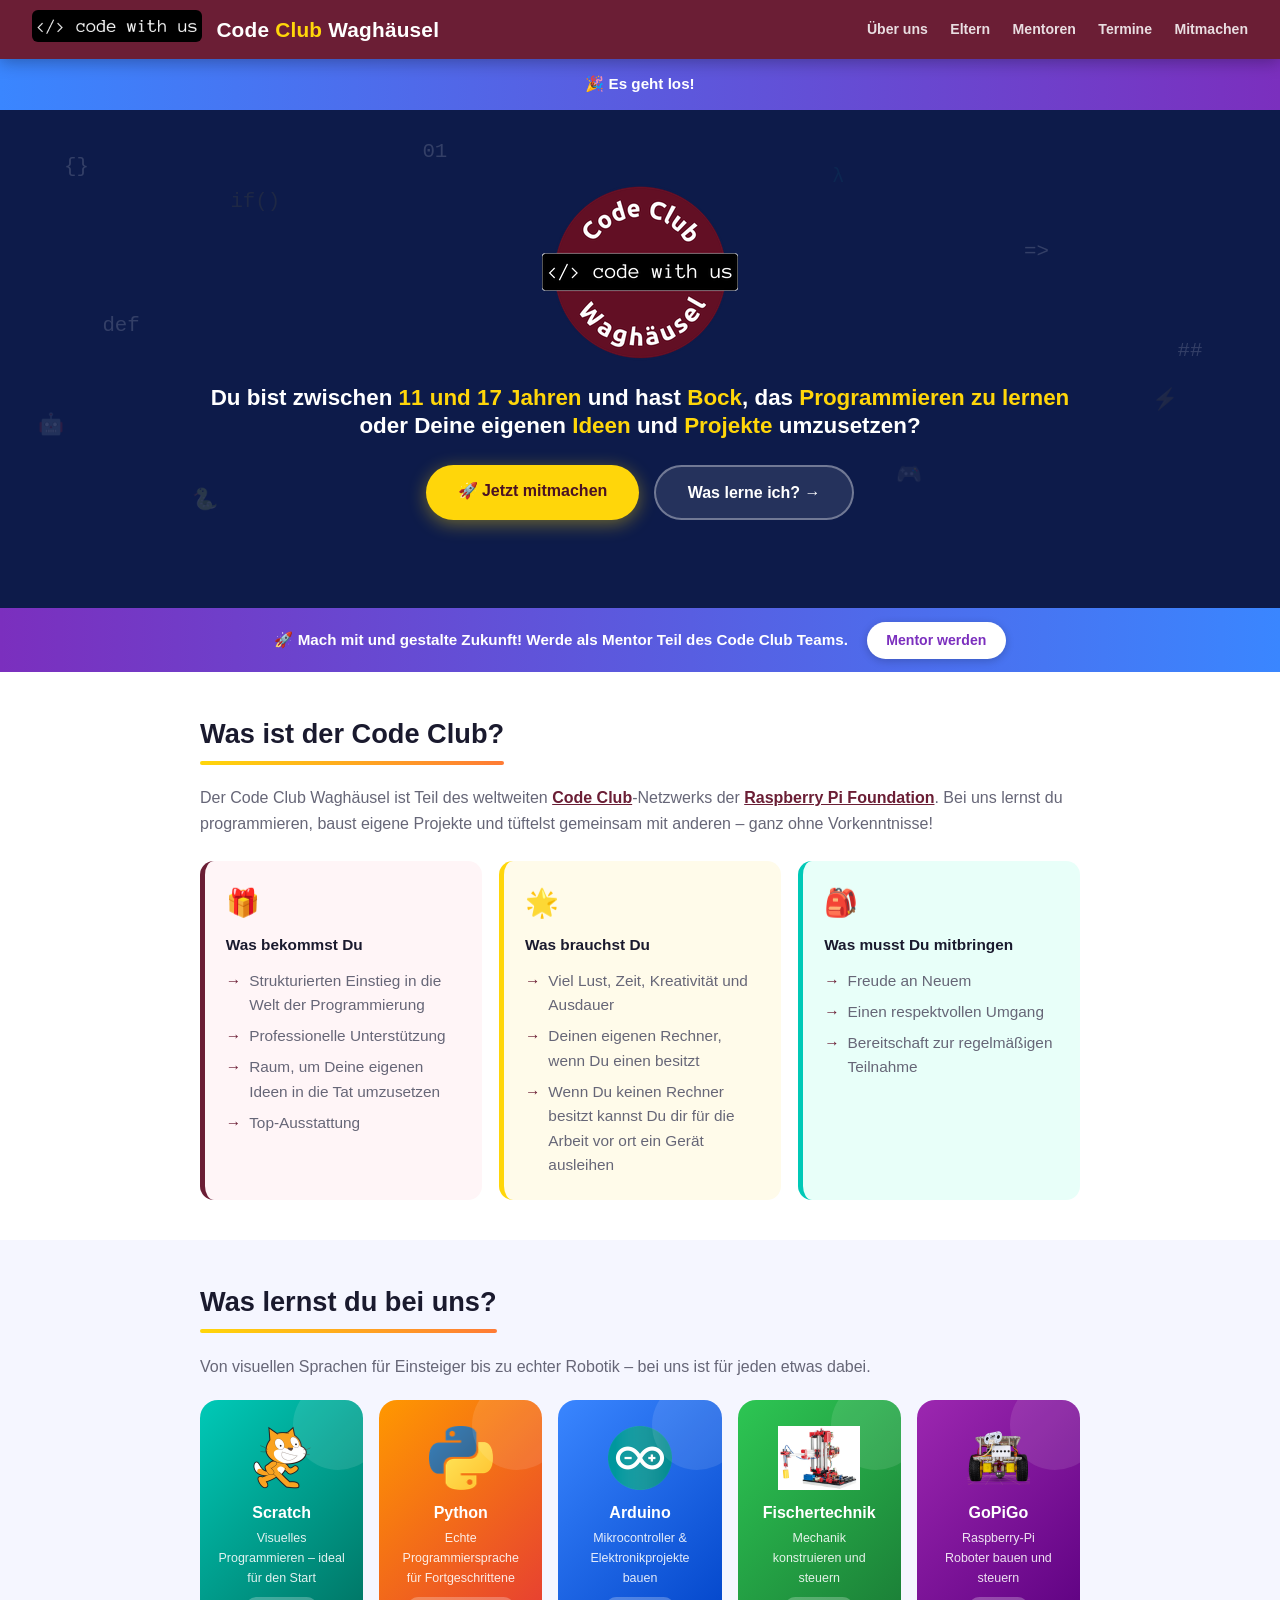
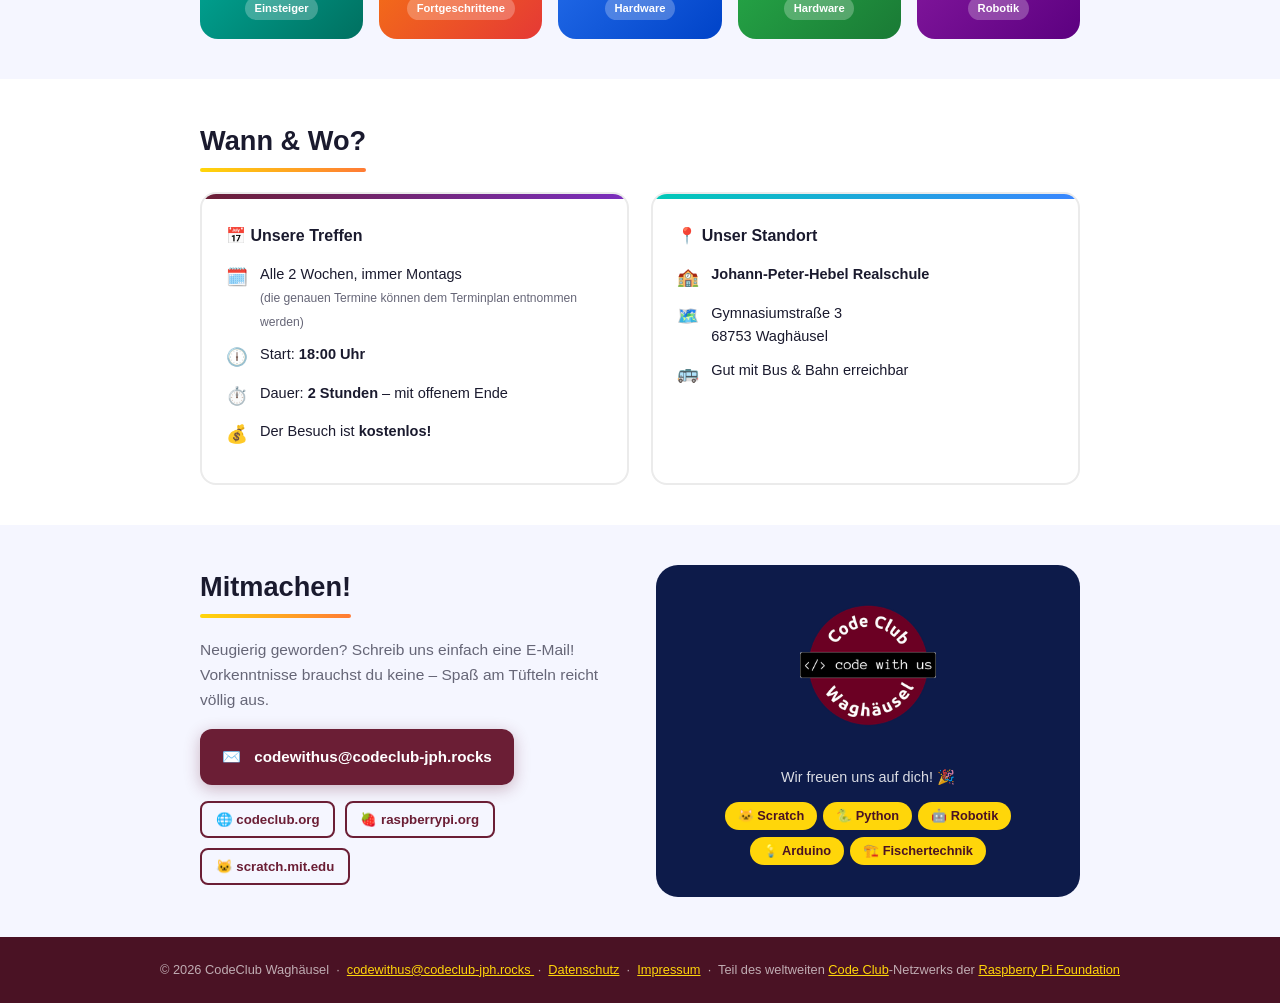
<file: index.html>
<!doctype html>
<html lang="de">
    <head>
        <meta charset="UTF-8" />
        <meta name="viewport" content="width=device-width, initial-scale=1.0" />
        <title>Code Club Waghaeusel – code with us!</title>
        <link rel="stylesheet" href="style.css" />
    </head>
    <script src="scripts/countdown.js"></script>
    <script src="scripts/components.js"></script>

    <body>
        <!-- NAV -->
        <site-nav></site-nav>

        <!-- COUNTDOWN -->
        <div class="countdown-banner">
            <span>🗓️ Der Code Club Waghäusel befindet sich aktuell im Aufbau und startet in:</span>
            <div class="countdown-timer">
                <div class="countdown-unit"><span id="cd-days">--</span><small>Tage</small></div>
                <div class="countdown-sep">:</div>
                <div class="countdown-unit"><span id="cd-hours">--</span><small>Std</small></div>
                <div class="countdown-sep">:</div>
                <div class="countdown-unit"><span id="cd-mins">--</span><small>Min</small></div>
            </div>
        </div>

        <!-- HERO -->
        <div class="hero">
            <div class="floats" aria-hidden="true">
                <span class="f">{}</span><span class="f">if()</span><span class="f">01</span
                ><span class="f">&lt;/&gt;</span> <span class="f">λ</span><span class="f">=&gt;</span
                ><span class="f">🤖</span><span class="f">⚡</span> <span class="f">🐍</span><span class="f">🎮</span
                ><span class="f">def</span><span class="f">##</span>
            </div>
            <div class="hero-inner">
                <img
                    src="images/Logo_196x196.webp"
                    alt="Code Club Waghäusel Logo"
                    class="hero-logo"
                    style="object-fit: contain"
                />

                <h1>
                    Du bist zwischen <mark>11 und 17 Jahren</mark> und hast <mark>Bock</mark>, das
                    <mark>Programmieren zu lernen</mark> oder Deine eigenen <mark>Ideen</mark> und
                    <mark>Projekte</mark> umzusetzen?
                </h1>
                <div class="hero-btns">
                    <a href="#mitmachen" class="btn-y">🚀 Jetzt mitmachen</a>
                    <a href="#themen" class="btn-ghost">Was lerne ich? →</a>
                </div>
            </div>
        </div>

        <!-- MENTOR BANNER -->
        <div class="mentor-banner">
            <span>🚀 Mach mit und gestalte Zukunft! Werde als Mentor Teil des Code Club Teams.</span>
            <a
                class="mentor-btn"
                href="mailto:werde-mentor@codeclub-jph.rocks?subject=Ich%20m%C3%B6chte%20gerne%20Mentor%20im%20Code%20Club%20Wagh%C3%A4usel%20werden&body=Hallo%2C%0A%0Aes%20freut%20uns%2C%20dass%20Du%20Interesse%20hast%2C%20Mentor%20im%20Code%20Club%20Wagh%C3%A4usel%20zu%20werden.%20Bitte%20schreibe%20uns%20einfach%20Deine%20Kontaktdaten%2C%20wir%20werden%20uns%20bei%20Dir%20melden%20um%20einen%20Termin%20f%C3%BCr%20ein%20Kennenlernen%20zu%20vereinbaren.%0A%0AWenn%20Du%20dir%20bereits%20sicher%20bist%20kannst%20Du%20das%20Anmeldeformular%20f%C3%BCr%20Mentoren%20hier%20herunterladen%3A%20https%3A%2F%2Fcodeclub-jph.rocks%2Fmedien%2Fcodeclub_mentorenformular.pdf%20und%20uns%20ausgef%C3%BCllt%20zukommen%20lassen.%0A%0AHerzliche%20Gr%C3%BC%C3%9Fe%0Adas%20Code%20Club%20Team"
                >Mentor werden</a
            >
        </div>

        <!-- ABOUT -->
        <section class="sec bg_white" id="ueber">
            <div class="sec-in">
                <h2 class="stitle">Was ist der Code Club?</h2>
                <p class="default-paragraph">
                    Der Code Club Waghäusel ist Teil des weltweiten
                    <a href="https://codeclub.org" target="_blank">Code Club</a>-Netzwerks der
                    <a href="https://www.raspberrypi.org" target="_blank">Raspberry Pi Foundation</a>. Bei uns lernst du
                    programmieren, baust eigene Projekte und tüftelst gemeinsam mit anderen – ganz ohne Vorkenntnisse!
                </p>
                <div class="a-grid">
                    <div class="a-card">
                        <div class="a-icon">🎁</div>
                        <h3>Was bekommst Du</h3>
                        <ul>
                            <li>Strukturierten Einstieg in die Welt der Programmierung</li>
                            <li>Professionelle Unterstützung</li>
                            <li>Raum, um Deine eigenen Ideen in die Tat umzusetzen</li>
                            <li>Top-Ausstattung</li>
                        </ul>
                    </div>
                    <div class="a-card">
                        <div class="a-icon">🌟</div>
                        <h3>Was brauchst Du</h3>
                        <ul>
                            <li>Viel Lust, Zeit, Kreativität und Ausdauer</li>
                            <li>Deinen eigenen Rechner, wenn Du einen besitzt</li>
                            <li>
                                Wenn Du keinen Rechner besitzt kannst Du dir für die Arbeit vor ort ein Gerät ausleihen
                            </li>
                        </ul>
                    </div>
                    <div class="a-card">
                        <div class="a-icon">🎒</div>
                        <h3>Was musst Du mitbringen</h3>
                        <ul>
                            <li>Freude an Neuem</li>
                            <li>Einen respektvollen Umgang</li>
                            <li>Bereitschaft zur regelmäßigen Teilnahme</li>
                        </ul>
                    </div>
                </div>
            </div>
        </section>

        <!-- TOPICS -->
        <section class="sec bg_light_grey" id="themen">
            <div class="sec-in">
                <h2 class="stitle">Was lernst du bei uns?</h2>
                <p class="t-sub">
                    Von visuellen Sprachen für Einsteiger bis zu echter Robotik – bei uns ist für jeden etwas dabei.
                </p>
                <div class="t-grid">
                    <div class="t-card tc1">
                        <img src="images/scratch-logo.png" alt="Scratch" class="t-icon" />
                        <h3>Scratch</h3>
                        <p>Visuelles Programmieren – ideal für den Start</p>
                        <span class="t-badge">Einsteiger</span>
                    </div>
                    <div class="t-card tc2">
                        <img src="images/python-logo.png" alt="Python" class="t-icon" />
                        <h3>Python</h3>
                        <p>Echte Programmiersprache für Fortgeschrittene</p>
                        <span class="t-badge">Fortgeschrittene</span>
                    </div>
                    <div class="t-card tc3">
                        <img src="images/arduino-logo.png" alt="Arduino" class="t-icon" />
                        <h3>Arduino</h3>
                        <p>Mikrocontroller &amp; Elektronikprojekte bauen</p>
                        <span class="t-badge">Hardware</span>
                    </div>
                    <div class="t-card tc4">
                        <img src="images/fischertechnik-sauggreifer.jpg" alt="Fischertechnik" class="t-icon" />
                        <h3>Fischertechnik</h3>
                        <p>
                            Mechanik <br />
                            konstruieren und steuern
                        </p>
                        <span class="t-badge">Hardware</span>
                    </div>
                    <div class="t-card tc5">
                        <img src="images/GoPiGo.png" alt="GoPiGo" class="t-icon" />
                        <h3>GoPiGo</h3>
                        <p>Raspberry-Pi <br />Roboter bauen und steuern</p>
                        <span class="t-badge">Robotik</span>
                    </div>
                </div>
            </div>
        </section>

        <!-- WHEN & WHERE -->
        <section class="sec bg_white" id="termin">
            <div class="sec-in">
                <h2 class="stitle">Wann &amp; Wo?</h2>
                <div class="w-grid">
                    <div class="w-card">
                        <h3>📅 Unsere Treffen</h3>
                        <div class="w-row">
                            <span class="wi">🗓️</span
                            ><span
                                >Alle 2 Wochen, immer Montags<br /><small style="color: var(--muted)"
                                    >(die genauen Termine können dem Terminplan entnommen werden)</small
                                ></span
                            >
                        </div>
                        <div class="w-row">
                            <span class="wi">🕕</span><span>Start: <strong>18:00 Uhr</strong></span>
                        </div>
                        <div class="w-row">
                            <span class="wi">⏱️</span><span>Dauer: <strong>2 Stunden</strong> – mit offenem Ende</span>
                        </div>
                        <div class="w-row">
                            <span class="wi">💰</span><span>Der Besuch ist <strong>kostenlos!</strong></span>
                        </div>
                    </div>
                    <div class="w-card">
                        <h3>📍 Unser Standort</h3>
                        <div class="w-row">
                            <span class="wi">🏫</span><span><strong>Johann-Peter-Hebel Realschule</strong></span>
                        </div>
                        <div class="w-row">
                            <span class="wi">🗺️</span><span>Gymnasiumstraße 3<br />68753 Waghäusel</span>
                        </div>
                        <div class="w-row">
                            <span class="wi">🚌</span><span>Gut mit Bus &amp; Bahn erreichbar</span>
                        </div>
                    </div>
                </div>
            </div>
        </section>

        <!-- CONTACT -->
        <section class="sec bg_light_grey" id="mitmachen">
            <div class="sec-in">
                <div class="c-grid">
                    <contact-element></contact-element>
                    <happy-element></happy-element>
                </div>
            </div>
        </section>

        <!-- FOOTER -->
        <site-footer></site-footer>
    </body>
</html>
</file>
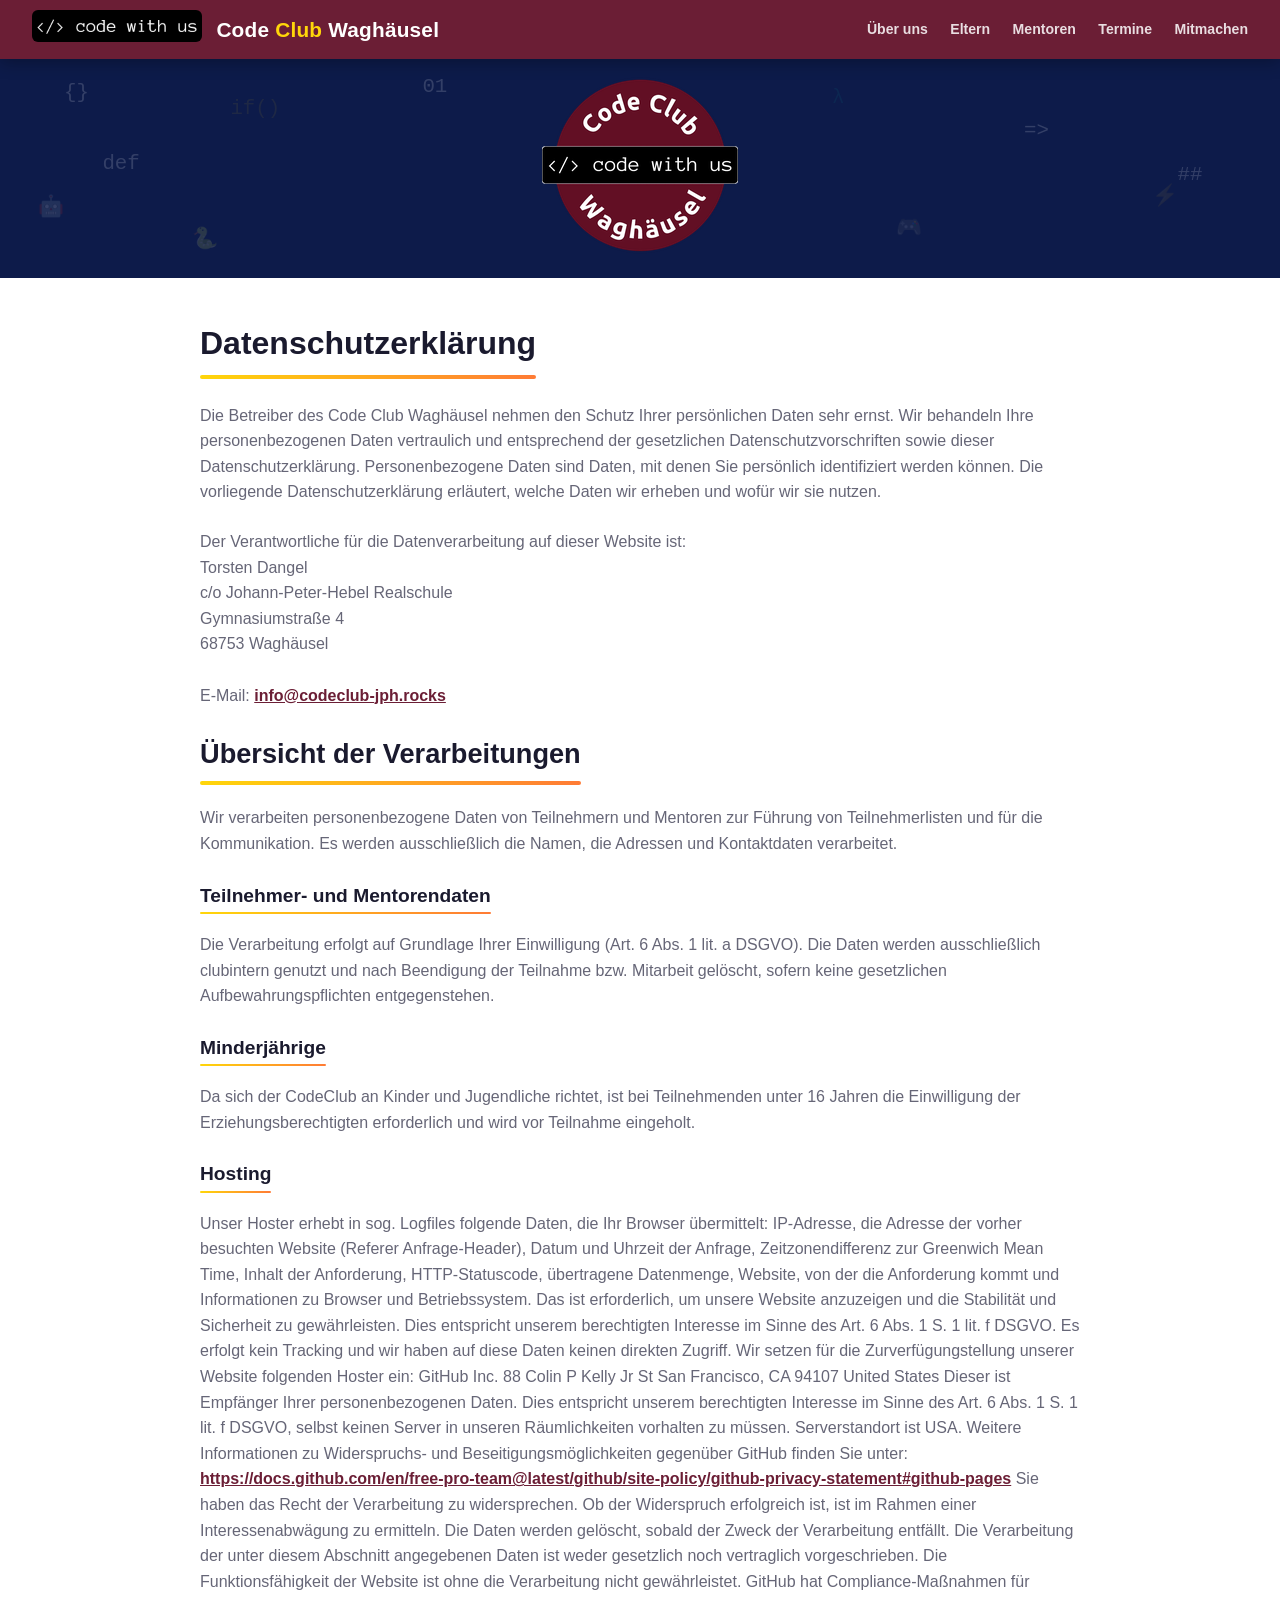
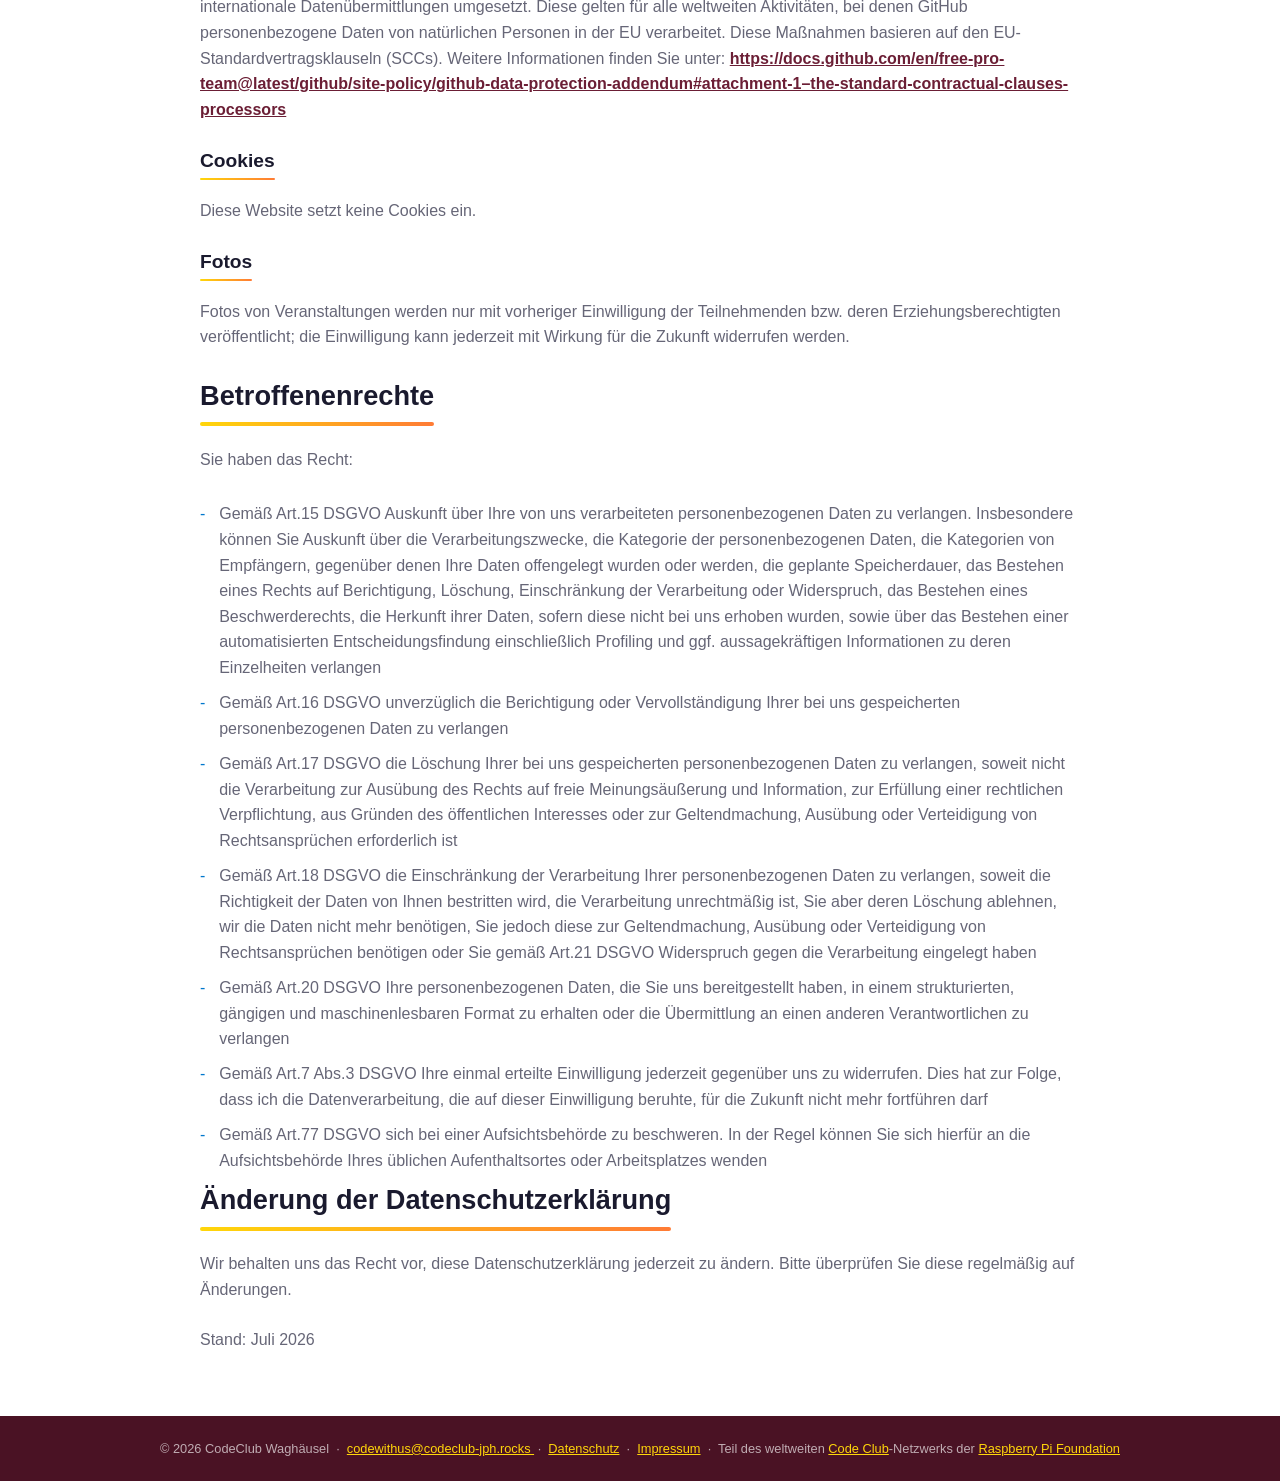
<file: datenschutz.html>
<!doctype html>
<html lang="de">
    <head>
        <meta charset="UTF-8" />
        <meta name="viewport" content="width=device-width, initial-scale=1.0" />
        <title>Datenschutzerklärung</title>
        <link rel="stylesheet" href="style.css" />
    </head>
    <script src="scripts/components.js"></script>

    <body>
        <!-- NAV -->
        <site-nav></site-nav>

        <!--PAGE_TITLE-->
        <page-title></page-title>

        <!--DATENSCHUTZ-->
        <section class="sec bg_white" id="datenschutz">
            <div class="sec-in">
                <h1 class="stitle">Datenschutzerklärung</h1>
                <p class="default-paragraph">
                    Die Betreiber des Code Club Waghäusel nehmen den Schutz Ihrer persönlichen Daten sehr ernst. Wir
                    behandeln Ihre personenbezogenen Daten vertraulich und entsprechend der gesetzlichen
                    Datenschutzvorschriften sowie dieser Datenschutzerklärung. Personenbezogene Daten sind Daten, mit
                    denen Sie persönlich identifiziert werden können. Die vorliegende Datenschutzerklärung erläutert,
                    welche Daten wir erheben und wofür wir sie nutzen.
                </p>
                <p class="default-paragraph">
                    Der Verantwortliche für die Datenverarbeitung auf dieser Website ist:<br />
                    Torsten Dangel<br />
                    c/o Johann-Peter-Hebel Realschule<br />
                    Gymnasiumstraße 4<br />
                    68753 Waghäusel<br /><br />
                    E-Mail: <a href="mailto:info@codeclub-jph.rocks">info@codeclub-jph.rocks</a>
                </p>
                <h2 class="stitle">Übersicht der Verarbeitungen</h2>
                <p class="default-paragraph">
                    Wir verarbeiten personenbezogene Daten von Teilnehmern und Mentoren zur Führung von Teilnehmerlisten
                    und für die Kommunikation. Es werden ausschließlich die Namen, die Adressen und Kontaktdaten
                    verarbeitet.
                </p>

                <h3 class="stitle">Teilnehmer- und Mentorendaten</h3>
                <p class="default-paragraph">
                    Die Verarbeitung erfolgt auf Grundlage Ihrer Einwilligung (Art. 6 Abs. 1 lit. a DSGVO). Die Daten
                    werden ausschließlich clubintern genutzt und nach Beendigung der Teilnahme bzw. Mitarbeit gelöscht,
                    sofern keine gesetzlichen Aufbewahrungspflichten entgegenstehen.
                </p>

                <h3 class="stitle">Minderjährige</h3>
                <p class="default-paragraph">
                    Da sich der CodeClub an Kinder und Jugendliche richtet, ist bei Teilnehmenden unter 16 Jahren die
                    Einwilligung der Erziehungsberechtigten erforderlich und wird vor Teilnahme eingeholt.
                </p>

                <h3 class="stitle">Hosting</h3>
                <p class="default-paragraph">
                    Unser Hoster erhebt in sog. Logfiles folgende Daten, die Ihr Browser übermittelt: IP-Adresse, die
                    Adresse der vorher besuchten Website (Referer Anfrage-Header), Datum und Uhrzeit der Anfrage,
                    Zeitzonendifferenz zur Greenwich Mean Time, Inhalt der Anforderung, HTTP-Statuscode, übertragene
                    Datenmenge, Website, von der die Anforderung kommt und Informationen zu Browser und Betriebssystem.
                    Das ist erforderlich, um unsere Website anzuzeigen und die Stabilität und Sicherheit zu
                    gewährleisten. Dies entspricht unserem berechtigten Interesse im Sinne des Art. 6 Abs. 1 S. 1 lit. f
                    DSGVO. Es erfolgt kein Tracking und wir haben auf diese Daten keinen direkten Zugriff. Wir setzen
                    für die Zurverfügungstellung unserer Website folgenden Hoster ein: GitHub Inc. 88 Colin P Kelly Jr
                    St San Francisco, CA 94107 United States Dieser ist Empfänger Ihrer personenbezogenen Daten. Dies
                    entspricht unserem berechtigten Interesse im Sinne des Art. 6 Abs. 1 S. 1 lit. f DSGVO, selbst
                    keinen Server in unseren Räumlichkeiten vorhalten zu müssen. Serverstandort ist USA. Weitere
                    Informationen zu Widerspruchs- und Beseitigungsmöglichkeiten gegenüber GitHub finden Sie unter:
                    <a
                        href=" https://docs.github.com/en/free-pro-team@latest/github/site-policy/github-privacy-statement#github-pages"
                        >https://docs.github.com/en/free-pro-team@latest/github/site-policy/github-privacy-statement#github-pages</a
                    >

                    Sie haben das Recht der Verarbeitung zu widersprechen. Ob der Widerspruch erfolgreich ist, ist im
                    Rahmen einer Interessenabwägung zu ermitteln. Die Daten werden gelöscht, sobald der Zweck der
                    Verarbeitung entfällt. Die Verarbeitung der unter diesem Abschnitt angegebenen Daten ist weder
                    gesetzlich noch vertraglich vorgeschrieben. Die Funktionsfähigkeit der Website ist ohne die
                    Verarbeitung nicht gewährleistet. GitHub hat Compliance-Maßnahmen für internationale
                    Datenübermittlungen umgesetzt. Diese gelten für alle weltweiten Aktivitäten, bei denen GitHub
                    personenbezogene Daten von natürlichen Personen in der EU verarbeitet. Diese Maßnahmen basieren auf
                    den EU-Standardvertragsklauseln (SCCs). Weitere Informationen finden Sie unter:
                    <a
                        href="https://docs.github.com/en/free-pro-team@latest/github/site-policy/github-data-protection-addendum#attachment-1–the-standard-contractual-clauses-processors"
                        >https://docs.github.com/en/free-pro-team@latest/github/site-policy/github-data-protection-addendum#attachment-1–the-standard-contractual-clauses-processors</a
                    >
                </p>

                <h3 class="stitle">Cookies</h3>
                <p class="default-paragraph">Diese Website setzt keine Cookies ein.</p>

                <h3 class="stitle">Fotos</h3>
                <p class="default-paragraph">
                    Fotos von Veranstaltungen werden nur mit vorheriger Einwilligung der Teilnehmenden bzw. deren
                    Erziehungsberechtigten veröffentlicht; die Einwilligung kann jederzeit mit Wirkung für die Zukunft
                    widerrufen werden.
                </p>

                <h2 class="stitle">Betroffenenrechte</h2>
                <p class="default-paragraph">Sie haben das Recht:</p>

                <ul>
                    <li>
                        Gemäß Art.15 DSGVO Auskunft über Ihre von uns verarbeiteten personenbezogenen Daten zu
                        verlangen. Insbesondere können Sie Auskunft über die Verarbeitungszwecke, die Kategorie der
                        personenbezogenen Daten, die Kategorien von Empfängern, gegenüber denen Ihre Daten offengelegt
                        wurden oder werden, die geplante Speicherdauer, das Bestehen eines Rechts auf Berichtigung,
                        Löschung, Einschränkung der Verarbeitung oder Widerspruch, das Bestehen eines Beschwerderechts,
                        die Herkunft ihrer Daten, sofern diese nicht bei uns erhoben wurden, sowie über das Bestehen
                        einer automatisierten Entscheidungsfindung einschließlich Profiling und ggf. aussagekräftigen
                        Informationen zu deren Einzelheiten verlangen
                    </li>
                    <li>
                        Gemäß Art.16 DSGVO unverzüglich die Berichtigung oder Vervollständigung Ihrer bei uns
                        gespeicherten personenbezogenen Daten zu verlangen
                    </li>
                    <li>
                        Gemäß Art.17 DSGVO die Löschung Ihrer bei uns gespeicherten personenbezogenen Daten zu
                        verlangen, soweit nicht die Verarbeitung zur Ausübung des Rechts auf freie Meinungsäußerung und
                        Information, zur Erfüllung einer rechtlichen Verpflichtung, aus Gründen des öffentlichen
                        Interesses oder zur Geltendmachung, Ausübung oder Verteidigung von Rechtsansprüchen erforderlich
                        ist
                    </li>
                    <li>
                        Gemäß Art.18 DSGVO die Einschränkung der Verarbeitung Ihrer personenbezogenen Daten zu
                        verlangen, soweit die Richtigkeit der Daten von Ihnen bestritten wird, die Verarbeitung
                        unrechtmäßig ist, Sie aber deren Löschung ablehnen, wir die Daten nicht mehr benötigen, Sie
                        jedoch diese zur Geltendmachung, Ausübung oder Verteidigung von Rechtsansprüchen benötigen oder
                        Sie gemäß Art.21 DSGVO Widerspruch gegen die Verarbeitung eingelegt haben
                    </li>
                    <li>
                        Gemäß Art.20 DSGVO Ihre personenbezogenen Daten, die Sie uns bereitgestellt haben, in einem
                        strukturierten, gängigen und maschinenlesbaren Format zu erhalten oder die Übermittlung an einen
                        anderen Verantwortlichen zu verlangen
                    </li>
                    <li>
                        Gemäß Art.7 Abs.3 DSGVO Ihre einmal erteilte Einwilligung jederzeit gegenüber uns zu widerrufen.
                        Dies hat zur Folge, dass ich die Datenverarbeitung, die auf dieser Einwilligung beruhte, für die
                        Zukunft nicht mehr fortführen darf
                    </li>
                    <li>
                        Gemäß Art.77 DSGVO sich bei einer Aufsichtsbehörde zu beschweren. In der Regel können Sie sich
                        hierfür an die Aufsichtsbehörde Ihres üblichen Aufenthaltsortes oder Arbeitsplatzes wenden
                    </li>
                </ul>
                <h2 class="stitle">Änderung der Datenschutzerklärung</h2>
                <p class="default-paragraph">
                    Wir behalten uns das Recht vor, diese Datenschutzerklärung jederzeit zu ändern. Bitte überprüfen Sie
                    diese regelmäßig auf Änderungen.
                </p>
                <p class="default-paragraph">Stand: Juli 2026</p>
            </div>
        </section>

        <!-- FOOTER -->
        <site-footer></site-footer>
    </body>
</html>
</file>
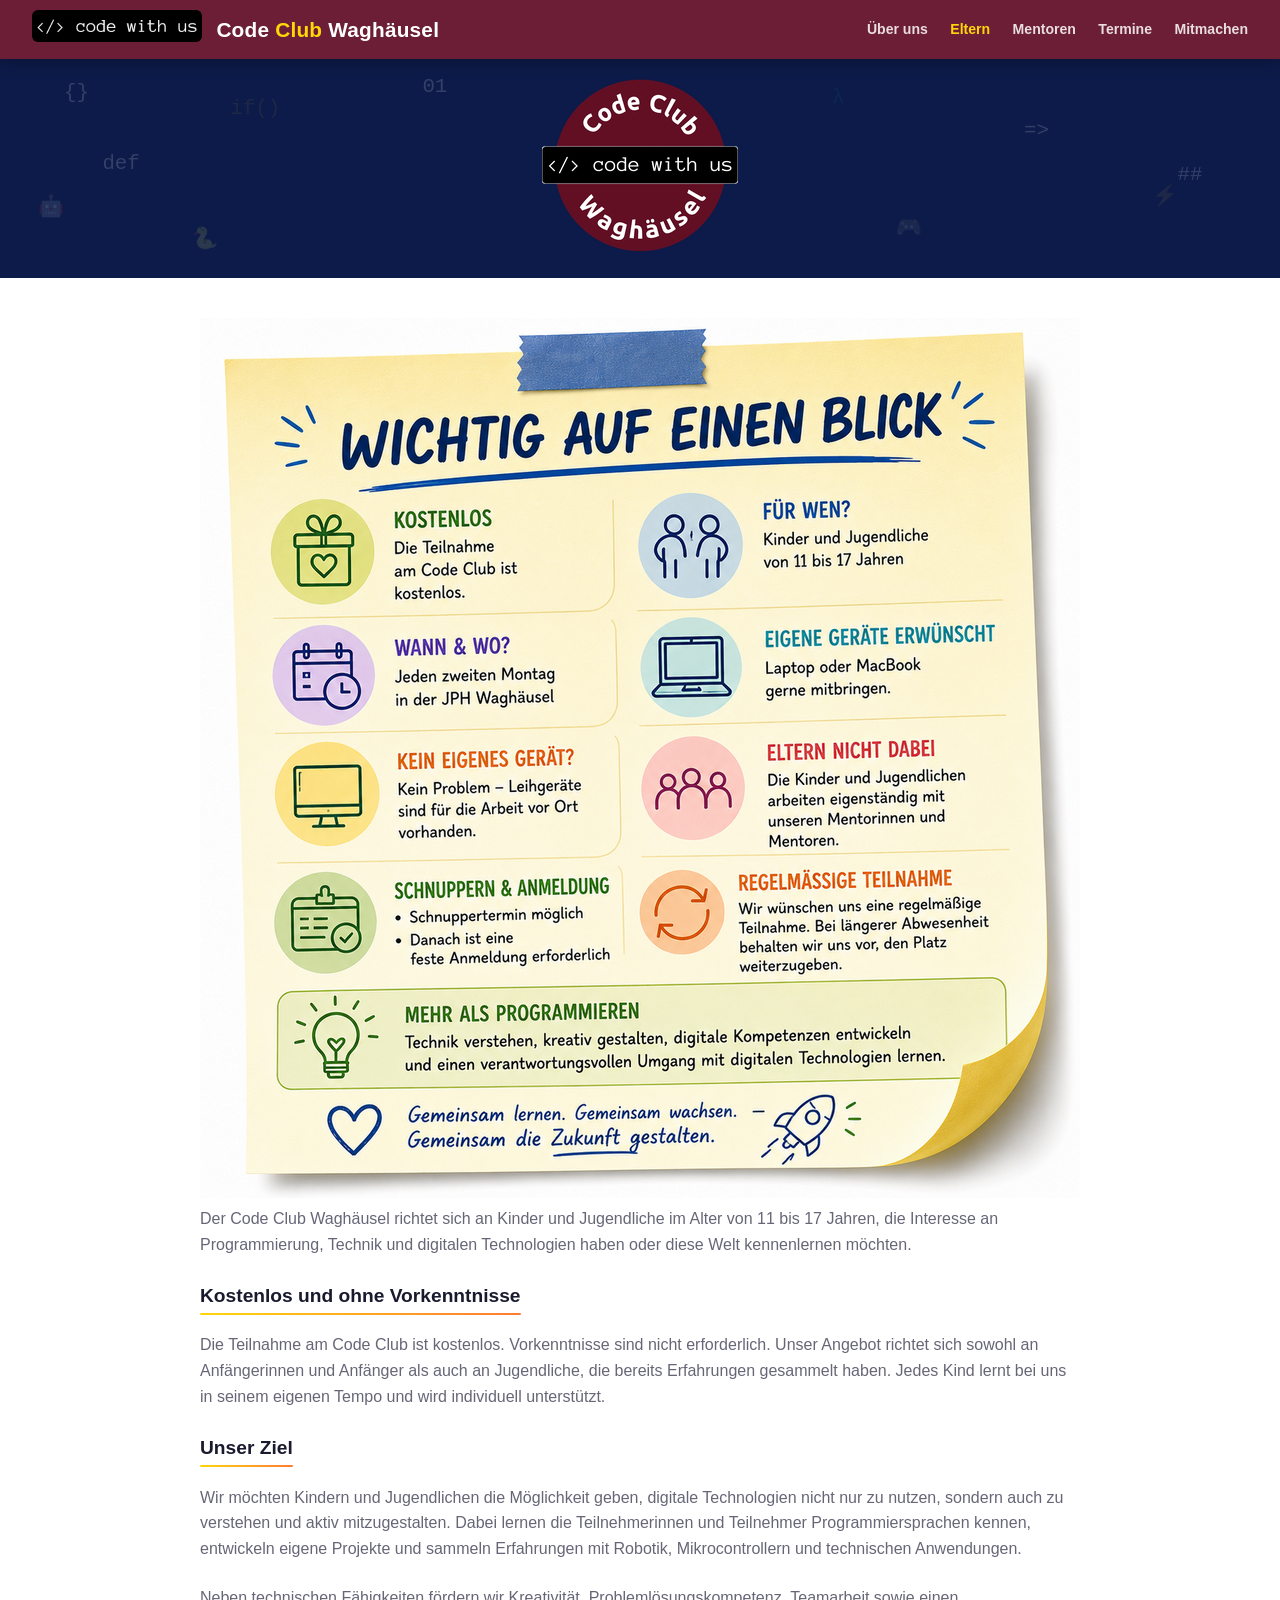
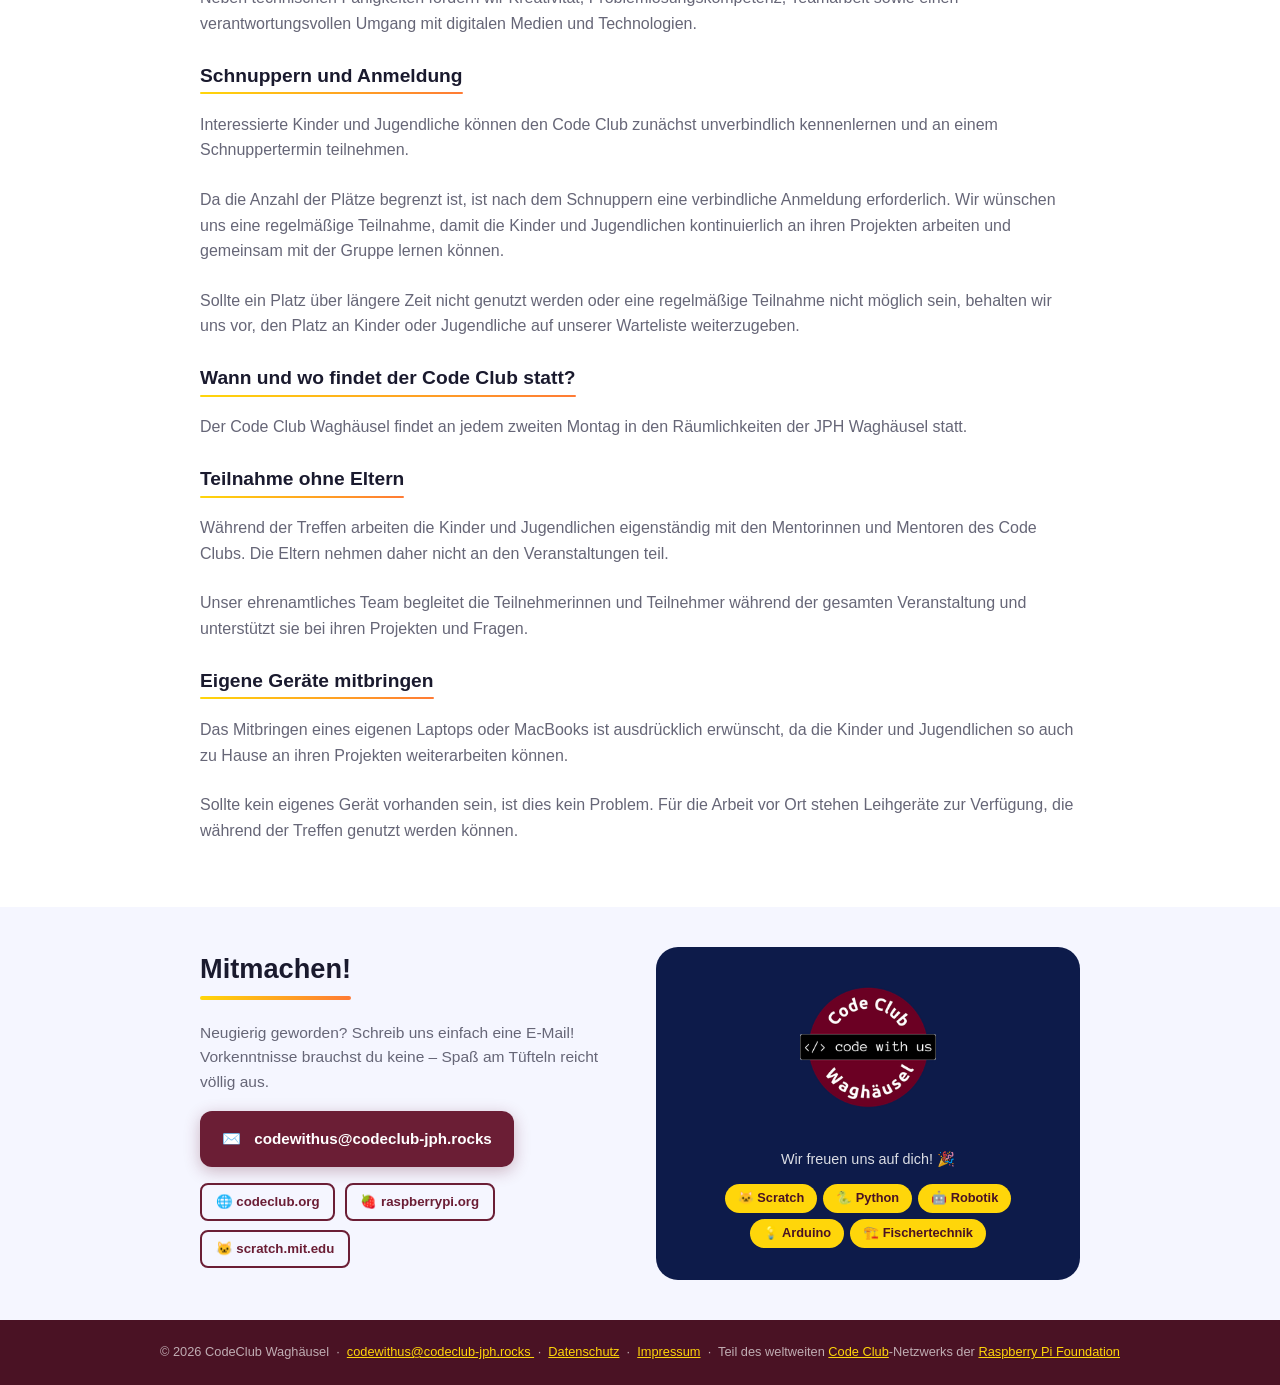
<file: eltern.html>
<!doctype html>
<html lang="de">
    <head>
        <meta charset="UTF-8" />
        <meta name="viewport" content="width=device-width, initial-scale=1.0" />
        <title>Eltern</title>
        <link rel="stylesheet" href="style.css" />
    </head>
    <script src="scripts/components.js"></script>

    <body>
        <!-- NAV -->
        <site-nav></site-nav>

        <!--PAGE_TITLE-->
        <page-title></page-title>

        <!--TEXT-->
        <section class="sec bg_white" id="eltern">
            <div class="sec-in">
                <img src="images/eltern-info.png" alt="Die Info für Eltern im Überblick" />
                <p class="default-paragraph">
                    Der Code Club Waghäusel richtet sich an Kinder und Jugendliche im Alter von 11 bis 17 Jahren, die
                    Interesse an Programmierung, Technik und digitalen Technologien haben oder diese Welt kennenlernen
                    möchten.
                </p>
                <h3 class="stitle">Kostenlos und ohne Vorkenntnisse</h3>
                <p class="default-paragraph">
                    Die Teilnahme am Code Club ist kostenlos. Vorkenntnisse sind nicht erforderlich. Unser Angebot
                    richtet sich sowohl an Anfängerinnen und Anfänger als auch an Jugendliche, die bereits Erfahrungen
                    gesammelt haben. Jedes Kind lernt bei uns in seinem eigenen Tempo und wird individuell unterstützt.
                </p>
                <h3 class="stitle">Unser Ziel</h3>
                <p class="default-paragraph">
                    Wir möchten Kindern und Jugendlichen die Möglichkeit geben, digitale Technologien nicht nur zu
                    nutzen, sondern auch zu verstehen und aktiv mitzugestalten. Dabei lernen die Teilnehmerinnen und
                    Teilnehmer Programmiersprachen kennen, entwickeln eigene Projekte und sammeln Erfahrungen mit
                    Robotik, Mikrocontrollern und technischen Anwendungen.
                </p>
                <p class="default-paragraph">
                    Neben technischen Fähigkeiten fördern wir Kreativität, Problemlösungskompetenz, Teamarbeit sowie
                    einen verantwortungsvollen Umgang mit digitalen Medien und Technologien.
                </p>
                <h3 class="stitle">Schnuppern und Anmeldung</h3>
                <p class="default-paragraph">
                    Interessierte Kinder und Jugendliche können den Code Club zunächst unverbindlich kennenlernen und an
                    einem Schnuppertermin teilnehmen.
                </p>
                <p class="default-paragraph">
                    Da die Anzahl der Plätze begrenzt ist, ist nach dem Schnuppern eine verbindliche Anmeldung
                    erforderlich. Wir wünschen uns eine regelmäßige Teilnahme, damit die Kinder und Jugendlichen
                    kontinuierlich an ihren Projekten arbeiten und gemeinsam mit der Gruppe lernen können.
                </p>
                <p class="default-paragraph">
                    Sollte ein Platz über längere Zeit nicht genutzt werden oder eine regelmäßige Teilnahme nicht
                    möglich sein, behalten wir uns vor, den Platz an Kinder oder Jugendliche auf unserer Warteliste
                    weiterzugeben.
                </p>
                <h3 class="stitle">Wann und wo findet der Code Club statt?</h3>
                <p class="default-paragraph">
                    Der Code Club Waghäusel findet an jedem zweiten Montag in den Räumlichkeiten der JPH Waghäusel
                    statt.
                </p>
                <h3 class="stitle">Teilnahme ohne Eltern</h3>
                <p class="default-paragraph">
                    Während der Treffen arbeiten die Kinder und Jugendlichen eigenständig mit den Mentorinnen und
                    Mentoren des Code Clubs. Die Eltern nehmen daher nicht an den Veranstaltungen teil.
                </p>
                <p class="default-paragraph">
                    Unser ehrenamtliches Team begleitet die Teilnehmerinnen und Teilnehmer während der gesamten
                    Veranstaltung und unterstützt sie bei ihren Projekten und Fragen.
                </p>
                <h3 class="stitle">Eigene Geräte mitbringen</h3>
                <p class="default-paragraph">
                    Das Mitbringen eines eigenen Laptops oder MacBooks ist ausdrücklich erwünscht, da die Kinder und
                    Jugendlichen so auch zu Hause an ihren Projekten weiterarbeiten können.
                </p>
                <p class="default-paragraph">
                    Sollte kein eigenes Gerät vorhanden sein, ist dies kein Problem. Für die Arbeit vor Ort stehen
                    Leihgeräte zur Verfügung, die während der Treffen genutzt werden können.
                </p>
            </div>
        </section>

        <!-- CONTACT -->
        <section class="sec contact" id="mitmachen">
            <div class="sec-in">
                <div class="c-grid">
                    <contact-element></contact-element>
                    <happy-element></happy-element>
                </div>
            </div>
        </section>

        <!-- FOOTER -->
        <site-footer></site-footer>
    </body>
</html>
</file>
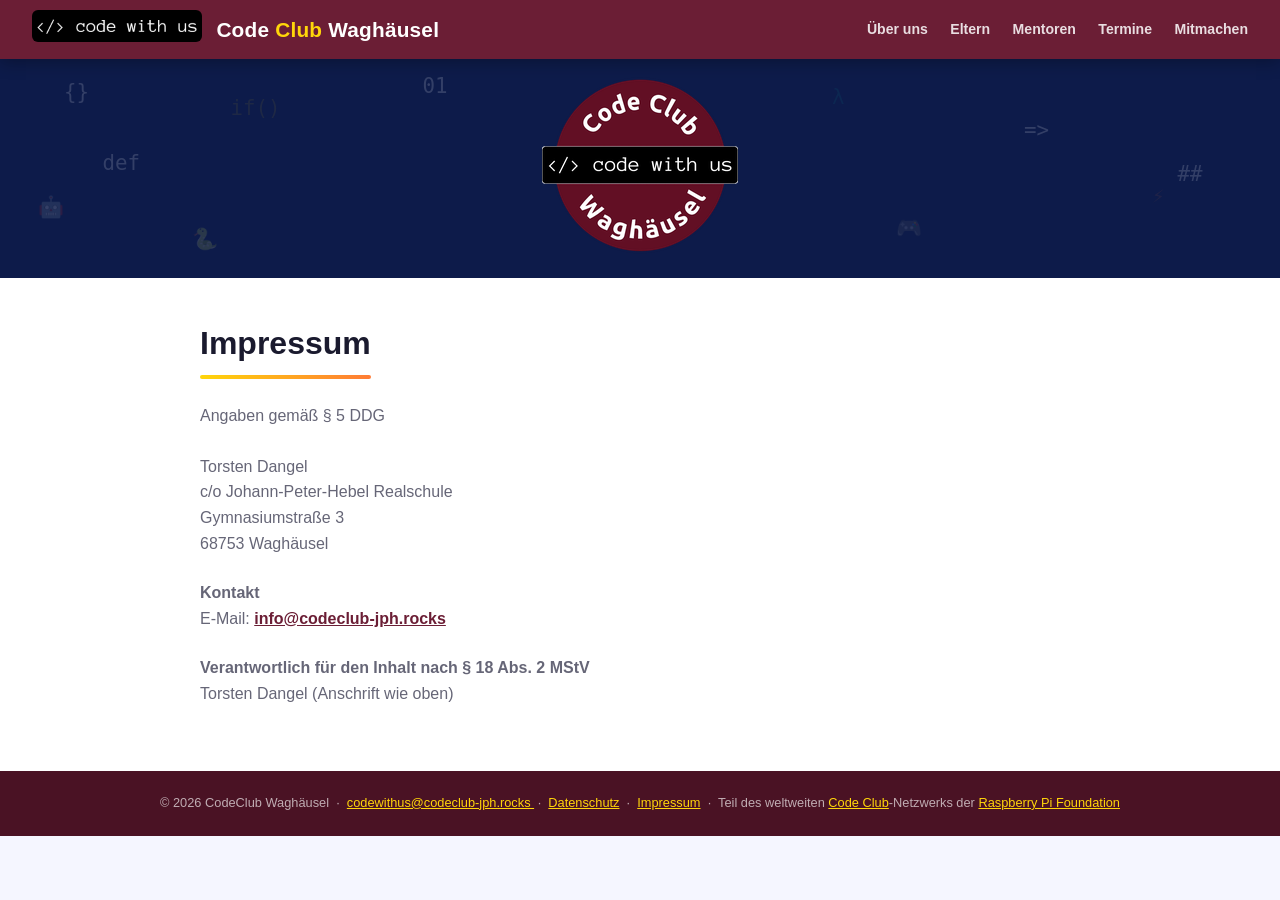
<file: impressum.html>
<!doctype html>
<html lang="de">
    <head>
        <meta charset="UTF-8" />
        <meta name="viewport" content="width=device-width, initial-scale=1.0" />
        <title>Impressum</title>
        <link rel="stylesheet" href="style.css" />
    </head>
    <script src="scripts/components.js"></script>

    <body>
        <!-- NAV -->
        <site-nav></site-nav>

        <!--PAGE_TITLE-->
        <page-title></page-title>

        <!--DATENSCHUTZ-->
        <section class="sec bg_white" id="impressum">
            <div class="sec-in">
                <h1 class="stitle">Impressum</h1>
                <p class="default-paragraph">
                    Angaben gemäß § 5 DDG<br /><br />
                    Torsten Dangel<br />
                    c/o Johann-Peter-Hebel Realschule<br />
                    Gymnasiumstraße 3 <br />
                    68753 Waghäusel
                </p>
                <p class="default-paragraph">
                    <strong>Kontakt</strong><br />
                    E-Mail: <a href="mailto:info@codeclub-jph.rocks">info@codeclub-jph.rocks</a><br />
                </p>
                <p class="default-paragraph">
                    <strong>Verantwortlich für den Inhalt nach § 18 Abs. 2 MStV</strong><br />
                    Torsten Dangel (Anschrift wie oben)
                </p>
            </div>
        </section>

        <!-- FOOTER -->
        <site-footer></site-footer>
    </body>
</html>
</file>
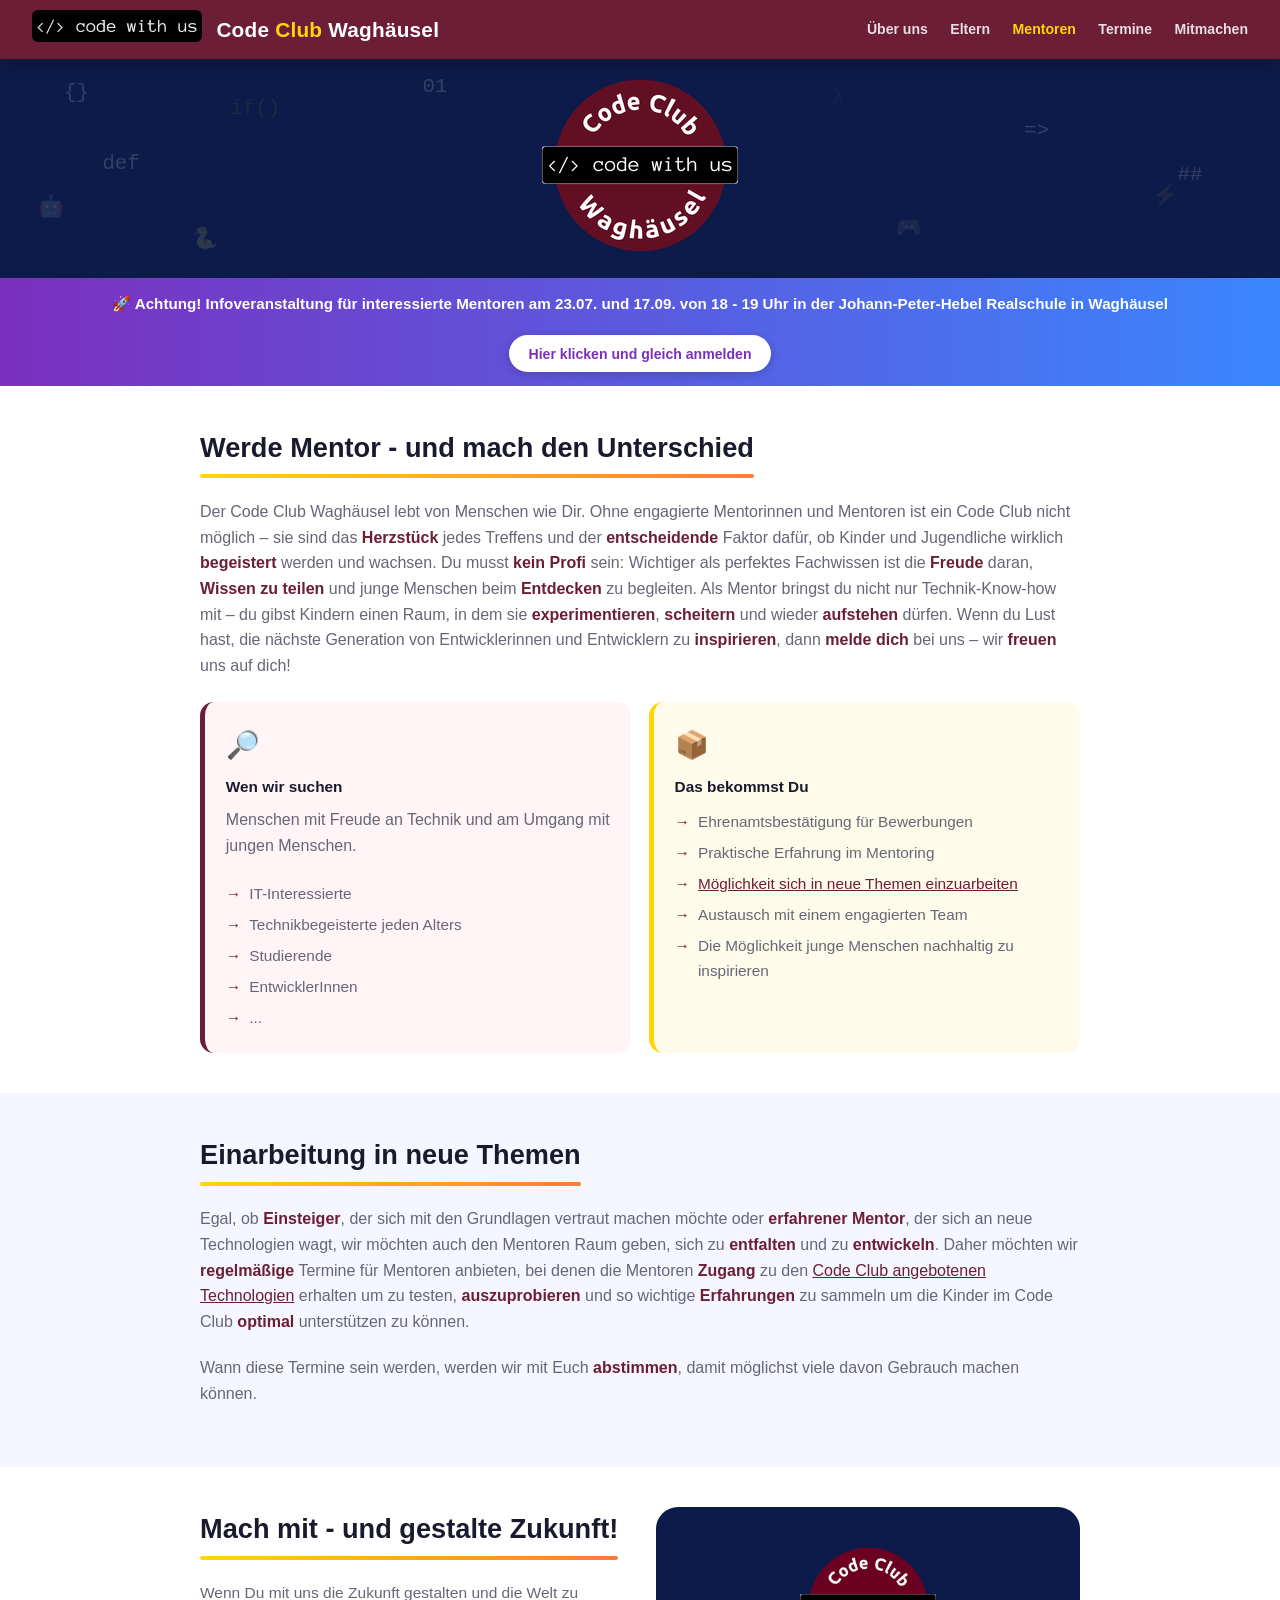
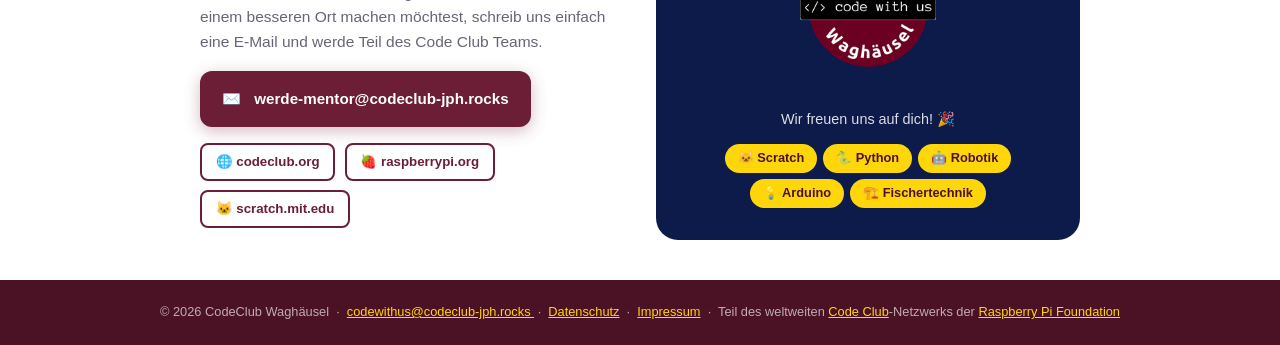
<file: mentoren.html>
<!doctype html>
<html lang="de">
    <head>
        <meta charset="UTF-8" />
        <meta name="viewport" content="width=device-width, initial-scale=1.0" />
        <title>Werde Mentor - Code Club Waghaeusel</title>
        <link rel="stylesheet" href="style.css" />
    </head>
    <script src="scripts/components.js"></script>

    <body>
        <!-- NAV -->
        <site-nav></site-nav>

        <!--PAGE_TITLE-->
        <page-title></page-title>

        <!-- MENTOR BANNER -->
        <div class="mentor-banner">
            <span
                >🚀 Achtung! Infoveranstaltung für interessierte Mentoren am 23.07. und 17.09. von 18 - 19 Uhr in der
                Johann-Peter-Hebel Realschule in Waghäusel</span
            >

            <a
                class="mentor-btn"
                href="mailto:werde-mentor@codeclub-jph.rocks?subject=Ich%20werde%20zur%20Infoveranstaltung%20kommen&body=Hallo%2C%0A%0Aes%20freut%20uns%2C%20dass%20Du%20an%20der%20Infoveranstaltung%20teilnehmen%20m%C3%B6chtest.%20Bitte%20vergesse%20nicht%2C%20uns%20mitzuteilen%2C%20zu%20welcher%20Veranstaltung%20(23.07.2026%20oder%2017.09.2026)%20Du%20kommen%20m%C3%B6chtest%0A%0AHerzliche%20Gr%C3%BC%C3%9Fe%0Adas%20Code%20Club%20Team"
                >Hier klicken und gleich anmelden</a
            >
        </div>

        <!--MENTOREN-->
        <section class="sec bg_white" id="mentoren">
            <div class="sec-in">
                <h2 class="stitle">Werde Mentor - und mach den Unterschied</h2>
                <p class="default-paragraph">
                    Der Code Club Waghäusel lebt von Menschen wie Dir. Ohne engagierte Mentorinnen und Mentoren ist ein
                    Code Club nicht möglich – sie sind das <mark>Herzstück</mark> jedes Treffens und der
                    <mark>entscheidende</mark> Faktor dafür, ob Kinder und Jugendliche wirklich
                    <mark>begeistert</mark> werden und wachsen. Du musst <mark>kein Profi</mark> sein: Wichtiger als
                    perfektes Fachwissen ist die <mark>Freude</mark> daran, <mark>Wissen zu teilen</mark> und junge
                    Menschen beim <mark>Entdecken</mark> zu begleiten. Als Mentor bringst du nicht nur Technik-Know-how
                    mit – du gibst Kindern einen Raum, in dem sie <mark>experimentieren</mark>,
                    <mark>scheitern</mark> und wieder <mark>aufstehen</mark> dürfen. Wenn du Lust hast, die nächste
                    Generation von Entwicklerinnen und Entwicklern zu <mark>inspirieren</mark>, dann
                    <mark>melde dich</mark> bei uns – wir <mark>freuen</mark> uns auf dich!
                </p>
                <div class="a-grid">
                    <div class="a-card">
                        <div class="a-icon">🔎</div>
                        <h3>Wen wir suchen</h3>
                        <ul>
                            <p class="t-sub">Menschen mit Freude an Technik und am Umgang mit jungen Menschen.</p>
                            <li>IT-Interessierte</li>
                            <li>Technikbegeisterte jeden Alters</li>
                            <li>Studierende</li>
                            <li>EntwicklerInnen</li>
                            <li>...</li>
                        </ul>
                    </div>
                    <div class="a-card">
                        <div class="a-icon">📦</div>
                        <h3>Das bekommst Du</h3>
                        <ul>
                            <li>Ehrenamtsbestätigung für Bewerbungen</li>
                            <li>Praktische Erfahrung im Mentoring</li>
                            <li><a href="#onboarding">Möglichkeit sich in neue Themen einzuarbeiten</a></li>
                            <li>Austausch mit einem engagierten Team</li>
                            <li>Die Möglichkeit junge Menschen nachhaltig zu inspirieren</li>
                        </ul>
                    </div>
                </div>
            </div>
        </section>

        <!-- ONBOARDING -->
        <section class="sec bg_light_grey" id="onboarding">
            <div class="sec-in">
                <h2 class="stitle">Einarbeitung in neue Themen</h2>
                <p class="t-sub">
                    Egal, ob <mark>Einsteiger</mark>, der sich mit den Grundlagen vertraut machen möchte oder
                    <mark>erfahrener Mentor</mark>, der sich an neue Technologien wagt, wir möchten auch den Mentoren
                    Raum geben, sich zu <mark>entfalten</mark> und zu <mark>entwickeln</mark>. Daher möchten wir
                    <mark>regelmäßige</mark> Termine für Mentoren anbieten, bei denen die Mentoren
                    <mark>Zugang</mark> zu den
                    <a href="index.html#topics">Code Club angebotenen Technologien</a> erhalten um zu testen,
                    <mark>auszuprobieren</mark> und so wichtige <mark>Erfahrungen</mark> zu sammeln um die Kinder im
                    Code Club <mark>optimal</mark>
                    unterstützen zu können.
                </p>
                <p class="t-sub">
                    Wann diese Termine sein werden, werden wir mit Euch <mark>abstimmen</mark>, damit möglichst viele
                    davon Gebrauch machen können.
                </p>
            </div>
        </section>

        <!-- CONTACT -->
        <section class="sec bg_white" id="mitmachen">
            <div class="sec-in">
                <div class="c-grid">
                    <div>
                        <h2 class="stitle">Mach mit - und gestalte Zukunft!</h2>
                        <p class="c-lead">
                            Wenn Du mit uns die Zukunft gestalten und die Welt zu einem besseren Ort machen möchtest,
                            schreib uns einfach eine E-Mail und werde Teil des Code Club Teams.
                        </p>

                        <a
                            class="email-btn"
                            href="mailto:werde-mentor@codeclub-jph.rocks?subject=Ich%20m%C3%B6chte%20gerne%20Mentor%20im%20Code%20Club%20Wagh%C3%A4usel%20werden&body=Hallo%2C%0A%0Aes%20freut%20uns%2C%20dass%20Du%20Interesse%20hast%2C%20Mentor%20im%20Code%20Club%20Wagh%C3%A4usel%20zu%20werden.%20Bitte%20schreibe%20uns%20einfach%20Deine%20Kontaktdaten%2C%20wir%20werden%20uns%20bei%20Dir%20melden%20um%20einen%20Termin%20f%C3%BCr%20ein%20Kennenlernen%20zu%20vereinbaren.%0A%0AWenn%20Du%20dir%20bereits%20sicher%20bist%20kannst%20Du%20das%20Anmeldeformular%20f%C3%BCr%20Mentoren%20hier%20herunterladen%3A%20https%3A%2F%2Fcodeclub-jph.rocks%2Fmedien%2Fcodeclub_mentorenformular.pdf%20und%20uns%20ausgef%C3%BCllt%20zukommen%20lassen.%0A%0AHerzliche%20Gr%C3%BC%C3%9Fe%0Adas%20Code%20Club%20Team"
                        >
                            <span>✉️</span><span>werde-mentor@codeclub-jph.rocks</span>
                        </a>
                        <div class="xlinks">
                            <a class="xl" href="https://codeclub.org" target="_blank">🌐 codeclub.org</a>
                            <a class="xl" href="https://www.raspberrypi.org" target="_blank">🍓 raspberrypi.org</a>
                            <a class="xl" href="https://scratch.mit.edu" target="_blank">🐱 scratch.mit.edu</a>
                        </div>
                    </div>
                    <happy-element></happy-element>
                </div>
            </div>
        </section>

        <!-- FOOTER -->
        <site-footer></site-footer>
    </body>
</html>
</file>
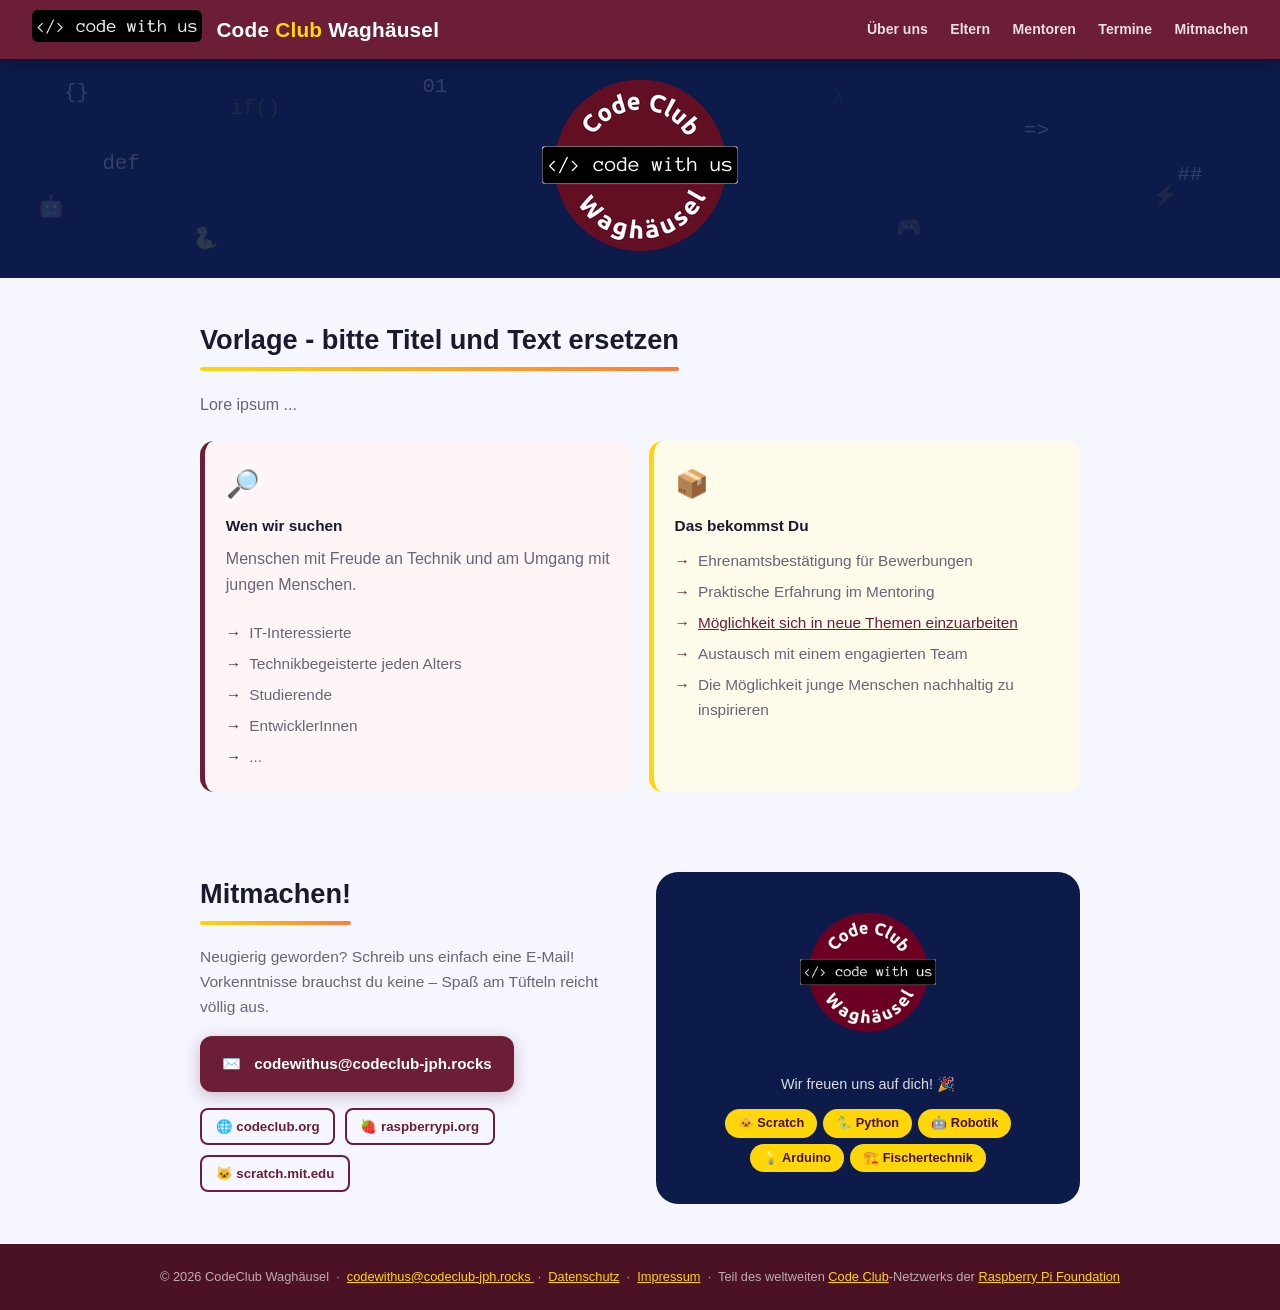
<file: template.html>
<!doctype html>
<html lang="de">
    <head>
        <meta charset="UTF-8" />
        <meta name="viewport" content="width=device-width, initial-scale=1.0" />
        <title>Vorlage - bitte ersetzen</title>
        <link rel="stylesheet" href="style.css" />
    </head>
    <script src="scripts/components.js"></script>

    <body>
        <!-- NAV -->
        <site-nav></site-nav>

        <!--PAGE_TITLE-->
        <page-title></page-title>

        <!--TEXT-->
        <section class="sec mentoren" id="mentoren">
            <div class="sec-in">
                <h2 class="stitle">Vorlage - bitte Titel und Text ersetzen</h2>
                <p class="default-paragraph">Lore ipsum ...</p>
                <div class="a-grid">
                    <div class="a-card">
                        <div class="a-icon">🔎</div>
                        <h3>Wen wir suchen</h3>
                        <ul>
                            <p class="t-sub">Menschen mit Freude an Technik und am Umgang mit jungen Menschen.</p>
                            <li>IT-Interessierte</li>
                            <li>Technikbegeisterte jeden Alters</li>
                            <li>Studierende</li>
                            <li>EntwicklerInnen</li>
                            <li>...</li>
                        </ul>
                    </div>
                    <div class="a-card">
                        <div class="a-icon">📦</div>
                        <h3>Das bekommst Du</h3>
                        <ul>
                            <li>Ehrenamtsbestätigung für Bewerbungen</li>
                            <li>Praktische Erfahrung im Mentoring</li>
                            <li><a href="#onboarding">Möglichkeit sich in neue Themen einzuarbeiten</a></li>
                            <li>Austausch mit einem engagierten Team</li>
                            <li>Die Möglichkeit junge Menschen nachhaltig zu inspirieren</li>
                        </ul>
                    </div>
                </div>
            </div>
        </section>

        <!-- CONTACT -->
        <section class="sec contact" id="mitmachen">
            <div class="sec-in">
                <div class="c-grid">
                    <contact-element></contact-element>
                    <happy-element></happy-element>
                </div>
            </div>
        </section>

        <!-- FOOTER -->
        <site-footer></site-footer>
    </body>
</html>
</file>
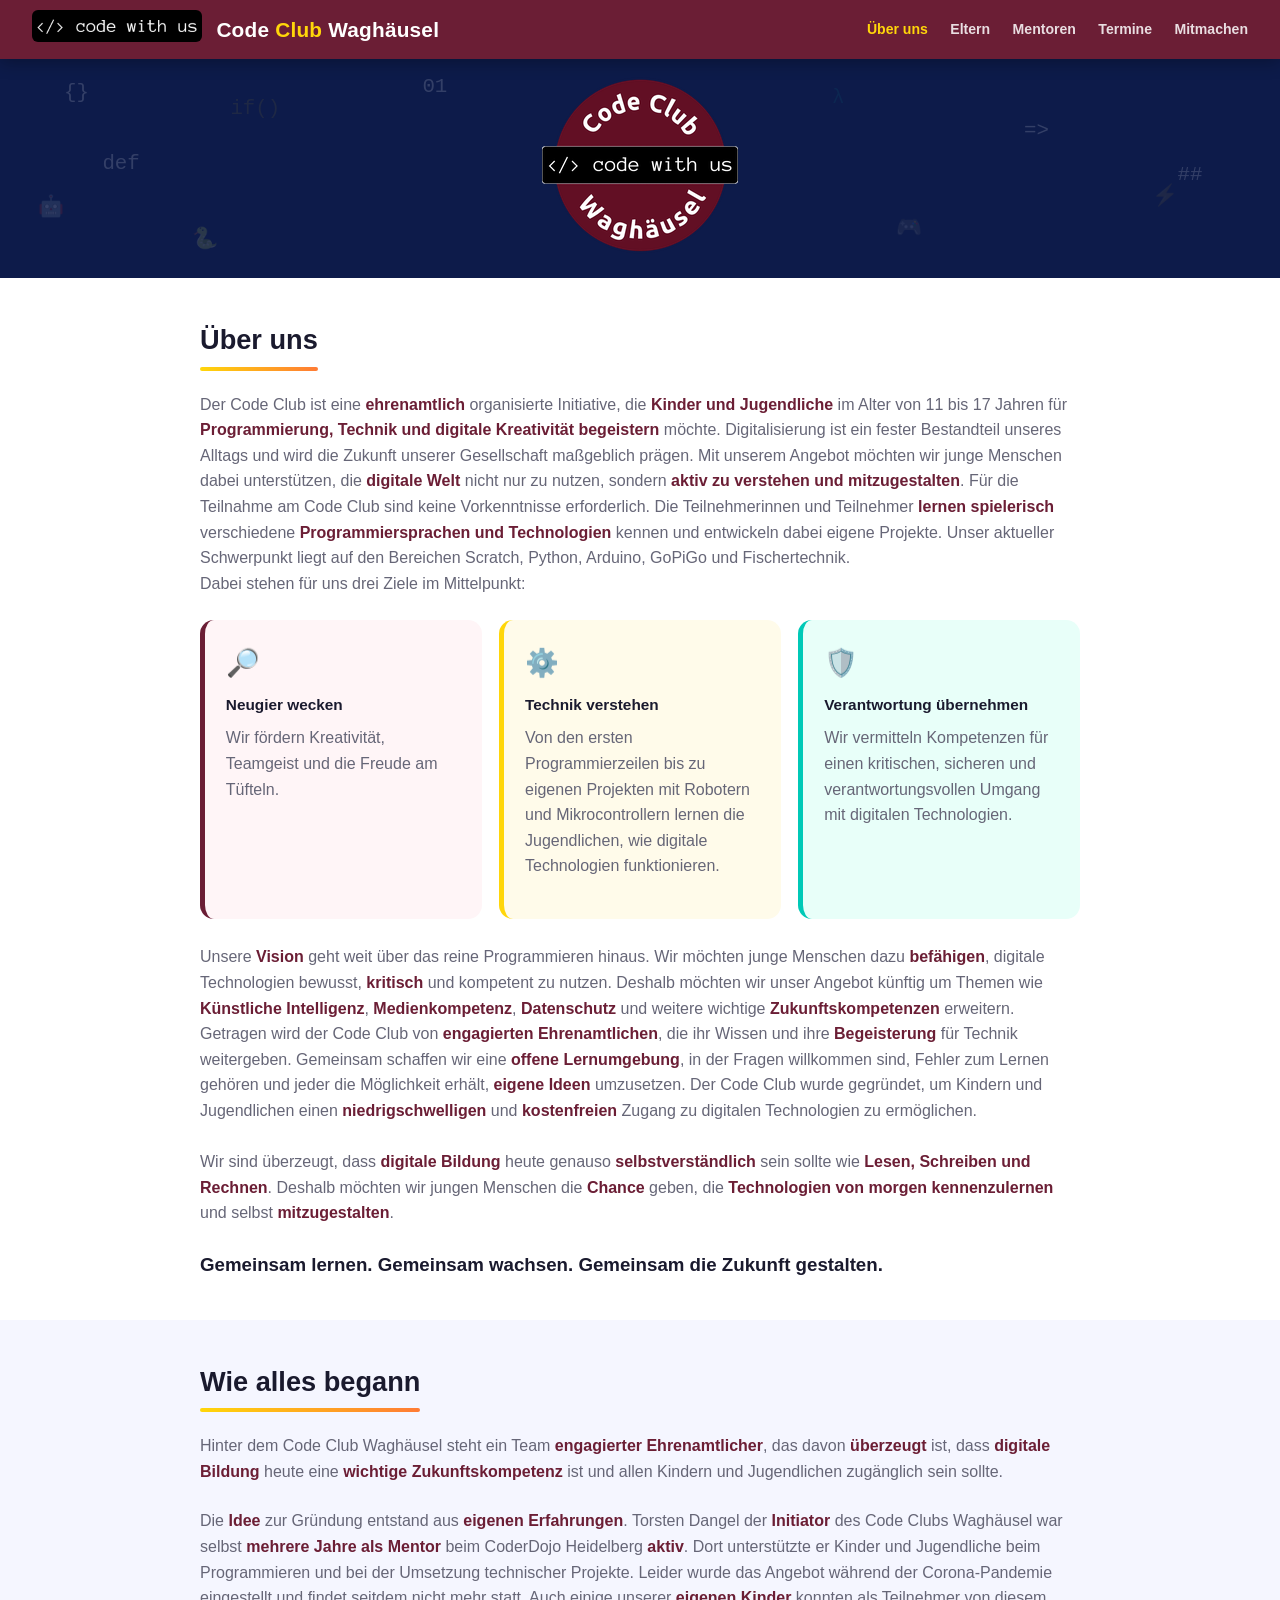
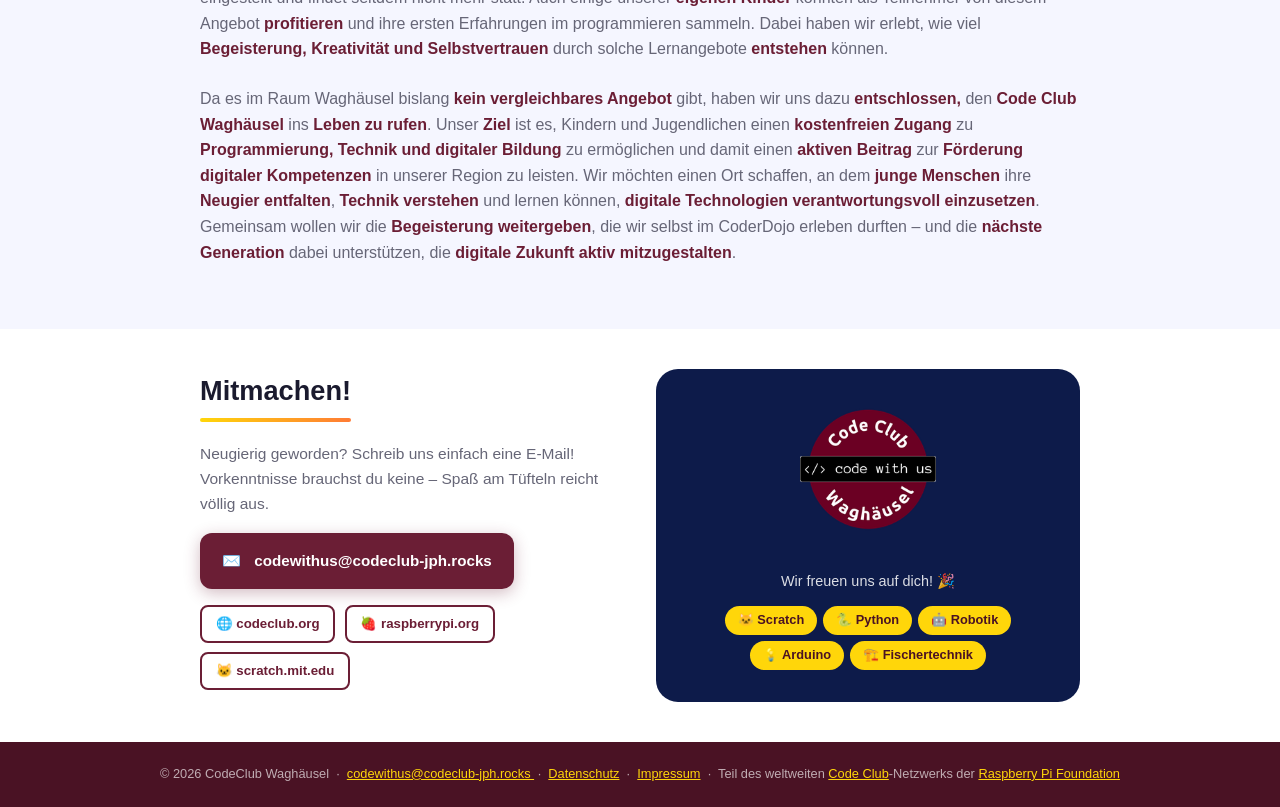
<file: ueber.html>
<!doctype html>
<html lang="de">
    <head>
        <meta charset="UTF-8" />
        <meta name="viewport" content="width=device-width, initial-scale=1.0" />
        <title>Über uns</title>
        <link rel="stylesheet" href="style.css" />
    </head>
    <script src="scripts/components.js"></script>

    <body>
        <!-- NAV -->
        <site-nav></site-nav>

        <!--PAGE_TITLE-->
        <page-title></page-title>

        <!--UEBER UNS-->
        <section class="sec bg_white" id="about">
            <div class="sec-in">
                <h2 class="stitle">Über uns</h2>
                <p class="default-paragraph">
                    Der Code Club ist eine <mark>ehrenamtlich</mark> organisierte Initiative, die
                    <mark>Kinder und Jugendliche</mark> im Alter von 11 bis 17 Jahren für
                    <mark>Programmierung, Technik und digitale Kreativität begeistern</mark>
                    möchte. Digitalisierung ist ein fester Bestandteil unseres Alltags und wird die Zukunft unserer
                    Gesellschaft maßgeblich prägen. Mit unserem Angebot möchten wir junge Menschen dabei unterstützen,
                    die <mark>digitale Welt</mark> nicht nur zu nutzen, sondern
                    <mark>aktiv zu verstehen und mitzugestalten</mark>. Für die Teilnahme am Code Club sind keine
                    Vorkenntnisse erforderlich. Die Teilnehmerinnen und Teilnehmer
                    <mark>lernen spielerisch</mark> verschiedene
                    <mark>Programmiersprachen und Technologien</mark> kennen und entwickeln dabei eigene Projekte. Unser
                    aktueller Schwerpunkt liegt auf den Bereichen Scratch, Python, Arduino, GoPiGo und
                    Fischertechnik.<br />
                    Dabei stehen für uns drei Ziele im Mittelpunkt:
                </p>
                <div class="a-grid">
                    <div class="a-card">
                        <div class="a-icon">🔎</div>
                        <h3>Neugier wecken</h3>
                        <p class="t-sub">Wir fördern Kreativität, Teamgeist und die Freude am Tüfteln.</p>
                    </div>
                    <div class="a-card">
                        <div class="a-icon">⚙️</div>
                        <h3>Technik verstehen</h3>
                        <p class="t-sub">
                            Von den ersten Programmierzeilen bis zu eigenen Projekten mit Robotern und Mikrocontrollern
                            lernen die Jugendlichen, wie digitale Technologien funktionieren.
                        </p>
                    </div>
                    <div class="a-card">
                        <div class="a-icon">🛡️</div>
                        <h3>Verantwortung übernehmen</h3>
                        <p class="t-sub">
                            Wir vermitteln Kompetenzen für einen kritischen, sicheren und verantwortungsvollen Umgang
                            mit digitalen Technologien.
                        </p>
                    </div>
                </div>
                <br />
                <p class="default-paragraph">
                    Unsere <mark>Vision</mark> geht weit über das reine Programmieren hinaus. Wir möchten junge Menschen
                    dazu <mark>befähigen</mark>, digitale Technologien bewusst, <mark>kritisch</mark> und kompetent zu
                    nutzen. Deshalb möchten wir unser Angebot künftig um Themen wie <mark>Künstliche Intelligenz</mark>,
                    <mark>Medienkompetenz</mark>, <mark>Datenschutz</mark> und weitere wichtige
                    <mark>Zukunftskompetenzen</mark> erweitern. <br />
                    Getragen wird der Code Club von <mark>engagierten Ehrenamtlichen</mark>, die ihr Wissen und ihre
                    <mark>Begeisterung</mark> für Technik weitergeben. Gemeinsam schaffen wir eine
                    <mark>offene Lernumgebung</mark>, in der Fragen willkommen sind, Fehler zum Lernen gehören und jeder
                    die Möglichkeit erhält, <mark>eigene Ideen</mark> umzusetzen. Der Code Club wurde gegründet, um
                    Kindern und Jugendlichen einen <mark>niedrigschwelligen</mark> und <mark>kostenfreien</mark> Zugang
                    zu digitalen Technologien zu ermöglichen.<br />
                    <br />Wir sind überzeugt, dass <mark>digitale Bildung</mark> heute genauso
                    <mark>selbstverständlich</mark> sein sollte wie <mark>Lesen, Schreiben und Rechnen</mark>. Deshalb
                    möchten wir jungen Menschen die <mark>Chance</mark> geben, die
                    <mark>Technologien von morgen kennenzulernen</mark> und selbst <mark>mitzugestalten</mark>.
                </p>
                <h3>Gemeinsam lernen. Gemeinsam wachsen. Gemeinsam die Zukunft gestalten.</h3>
            </div>
        </section>

        <!--TEXT-->
        <section class="sec bg_light_grey" id="geschichte">
            <div class="sec-in">
                <h2 class="stitle">Wie alles begann</h2>
                <p class="default-paragraph">
                    Hinter dem Code Club Waghäusel steht ein Team <mark>engagierter Ehrenamtlicher</mark>, das davon
                    <mark>überzeugt</mark> ist, dass <mark>digitale Bildung</mark> heute eine
                    <mark>wichtige Zukunftskompetenz</mark> ist und allen Kindern und Jugendlichen zugänglich sein
                    sollte.
                </p>
                <p class="default-paragraph">
                    Die <mark>Idee</mark> zur Gründung entstand aus <mark>eigenen Erfahrungen</mark>. Torsten Dangel der
                    <mark>Initiator</mark> des Code Clubs Waghäusel war selbst
                    <mark>mehrere Jahre als Mentor</mark> beim CoderDojo Heidelberg <mark>aktiv</mark>. Dort
                    unterstützte er Kinder und Jugendliche beim Programmieren und bei der Umsetzung technischer
                    Projekte. Leider wurde das Angebot während der Corona-Pandemie eingestellt und findet seitdem nicht
                    mehr statt. Auch einige unserer <mark>eigenen Kinder</mark> konnten als Teilnehmer von diesem
                    Angebot <mark>profitieren</mark> und ihre ersten Erfahrungen im programmieren sammeln. Dabei haben
                    wir erlebt, wie viel <mark>Begeisterung, Kreativität und Selbstvertrauen</mark> durch solche
                    Lernangebote <mark>entstehen</mark> können.
                </p>
                <p class="default-paragraph">
                    Da es im Raum Waghäusel bislang <mark>kein vergleichbares Angebot</mark> gibt, haben wir uns dazu
                    <mark>entschlossen,</mark> den <mark>Code Club Waghäusel</mark> ins <mark>Leben zu rufen</mark>.
                    Unser <mark>Ziel</mark> ist es, Kindern und Jugendlichen einen <mark>kostenfreien Zugang</mark> zu
                    <mark>Programmierung, Technik und digitaler Bildung</mark> zu ermöglichen und damit einen
                    <mark>aktiven Beitrag</mark> zur <mark>Förderung digitaler Kompetenzen</mark> in unserer Region zu
                    leisten. Wir möchten einen Ort schaffen, an dem <mark>junge Menschen</mark> ihre
                    <mark>Neugier entfalten</mark>, <mark>Technik verstehen</mark> und lernen können,
                    <mark>digitale Technologien verantwortungsvoll einzusetzen</mark>. Gemeinsam wollen wir die
                    <mark>Begeisterung weitergeben</mark>, die wir selbst im CoderDojo erleben durften – und die
                    <mark>nächste Generation</mark> dabei unterstützen, die
                    <mark>digitale Zukunft aktiv mitzugestalten</mark>.
                </p>
            </div>
        </section>

        <!-- CONTACT -->
        <section class="sec bg_white" id="mitmachen">
            <div class="sec-in">
                <div class="c-grid">
                    <contact-element></contact-element>
                    <happy-element></happy-element>
                </div>
            </div>
        </section>

        <!-- FOOTER -->
        <site-footer></site-footer>
    </body>
</html>
</file>
<file: style.css>
*,
    *::before,
    *::after {
        box-sizing: border-box;
        margin: 0;
        padding: 0;
    }

    :root {
        --maroon: #6B1E35;
        --maroon-dk: #4a1224;
        --yellow: #FFD60A;
        --cyan: #00C9B7;
        --orange: #FF7B35;
        --purple: #7B2FBE;
        --blue: #3A86FF;
        --green: #2DC653;
        --bg: #F5F6FF;
        --text: #1a1a2e;
        --muted: #667;
        --white: #fff;
        --darkblue: #0d1b4a;
    }

    body {
        font-family: 'Segoe UI', Arial, sans-serif;
        font-size: 100%;
        color: var(--text);
        background: var(--bg);
        line-height: 1.6;
    }

    a {
        color: var(--maroon);
    }

    /*NAVIGATION*/
    nav {
        background: var(--maroon);
        padding: .6rem 2rem;
        display: flex;
        align-items: center;
        justify-content: space-between;
        position: sticky;
        top: 0;
        z-index: 100;
        box-shadow: 0 3px 16px rgba(0, 0, 0, .3);
    }

    .nav-l {
        display: flex;
        align-items: center;
        gap: .9rem;
    }

    .nav-logo {
        height: 32px;
        flex-shrink: 0;
        border-radius: 6px;
    }

    .nav-title {
        color: white;
        font-size: 1.3rem;
        font-weight: 900;
        letter-spacing: .01em;
    }

    .nav-title em {
        color: var(--yellow);
        font-style: normal;
    }

    .nav-links {
        display: flex;
        gap: 1.4rem;
    }

    .nav-links a {
        color: rgba(255, 255, 255, .85);
        font-size: .88rem;
        font-weight: 700;
        text-decoration: none;
        transition: color .2s;
    }

    .nav-links a:hover {
        color: var(--yellow);
    }

.nav-toggle {
    display: none;
    flex-direction: column;
    gap: 4px;
    background: none;
    border: none;
    cursor: pointer;
    padding: 0.5rem;
}

.nav-toggle span {
    width: 24px;
    height: 3px;
    background: white;
    border-radius: 2px;
}

    /* ── HERO ── */
    .hero {
        background: #0d1b4a;
        padding: 4rem 2rem 5.5rem;
        position: relative;
        overflow: hidden;
        text-align: center;
    }

    .hero-small {
        background: #0d1b4a;
        padding: 0.5rem 0rem 0.5rem;
        position: relative;
        overflow: hidden;
        text-align: center;
    }


    .floats {
        position: absolute;
        inset: 0;
        pointer-events: none;
        overflow: hidden;
    }

    .f {
        position: absolute;
        color: rgba(255, 255, 255, .16);
        font-family: monospace;
        font-size: 1.3rem;
        animation: bob 5s ease-in-out infinite;
    }

    .f:nth-child(1) {
        top: 8%;
        left: 5%
    }

    .f:nth-child(2) {
        top: 15%;
        left: 18%;
        color: rgba(255, 214, 10, .07);
        animation-delay: 1s
    }

    .f:nth-child(3) {
        top: 5%;
        left: 33%;
        animation-delay: 2s
    }

    .f:nth-child(4) {
        top: 20%;
        left: 50%;
        animation-delay: .5s
    }

    .f:nth-child(5) {
        top: 10%;
        left: 65%;
        color: rgba(0, 201, 183, .07);
        animation-delay: 1.5s
    }

    .f:nth-child(6) {
        top: 25%;
        left: 80%;
        animation-delay: 3s
    }

    .f:nth-child(7) {
        top: 60%;
        left: 3%;
        animation-delay: 2.5s
    }

    .f:nth-child(8) {
        top: 55%;
        left: 90%;
        animation-delay: 1s;
        color: rgba(255, 123, 53, .07)
    }

    .f:nth-child(9) {
        top: 75%;
        left: 15%;
        animation-delay: .8s
    }

    .f:nth-child(10) {
        top: 70%;
        left: 70%;
        animation-delay: 2s
    }

    .f:nth-child(11) {
        top: 40%;
        left: 8%;
        animation-delay: 1.8s
    }

    .f:nth-child(12) {
        top: 45%;
        left: 92%;
        animation-delay: .3s
    }

    @keyframes bob {

        0%,
        100% {
            transform: translateY(0)
        }

        50% {
            transform: translateY(-10px)
        }
    }

    .hero-inner {
        position: relative;
        z-index: 2;
        max-width: 900px;
        margin: 0 auto;
    }

    .hero-logo {
        width: 196px;
        height: 196px;
        margin: 0 auto;
    }

    .hero h1 {
        font-size: 1.4rem;
        font-weight: 700;
        color: white;
        line-height: 1.25;
        margin-top: 6px;
    }

    .hero h1 mark {
        color: var(--yellow);
        background: none;
    }

    .hero-btns {
        display: flex;
        gap: .9rem;
        justify-content: center;
        flex-wrap: wrap;
        margin-top: 25px;
    }

    .btn-y {
        background: var(--yellow);
        color: var(--maroon-dk);
        font-weight: 900;
        padding: .8rem 2rem;
        border-radius: 50px;
        font-size: 1rem;
        text-decoration: none;
        box-shadow: 0 4px 18px rgba(255, 214, 10, .4);
        transition: transform .15s, box-shadow .15s;
    }

    .btn-y:hover {
        transform: translateY(-2px);
        box-shadow: 0 6px 26px rgba(255, 214, 10, .55);
    }

    .btn-ghost {
        background: rgba(255, 255, 255, .1);
        color: white;
        font-weight: 700;
        padding: .8rem 2rem;
        border-radius: 50px;
        font-size: 1rem;
        text-decoration: none;
        border: 2px solid rgba(255, 255, 255, .35);
        transition: background .2s;
    }

    .btn-ghost:hover {
        background: rgba(255, 255, 255, .2);
    }

    /* ── STATS ── */
    .stats {
        background: white;
        display: flex;
        justify-content: center;
        gap: 2.5rem;
        flex-wrap: wrap;
        padding: 1.1rem 2rem;
        box-shadow: 0 2px 12px rgba(0, 0, 0, .06);
        border-bottom: 3px solid var(--bg);
    }

    .stat {
        text-align: center;
    }

    .stat-n {
        font-size: 1.6rem;
        font-weight: 900;
        color: var(--maroon);
        display: block;
    }

    .stat-l {
        font-size: .75rem;
        color: var(--muted);
        font-weight: 700;
        text-transform: uppercase;
        letter-spacing: .06em;
    }

    /* ── SECTIONS ── */
    .sec {
        padding: 2.5rem 2rem;
    }

    .sec-in {
        max-width: 880px;
        margin: 0 auto;
    }

    .sec-in p mark {
        color: var(--maroon);
        background: none;
        font-weight: 600;
    }

    h1.stitle {
        font-size: 2rem;
        font-weight: 900;
        display: inline-block;
        margin-bottom: 1.5rem;
        position: relative;
    }

    h1.stitle::after {
        content: '';
        display: block;
        height: 4px;
        border-radius: 2px;
        margin-top: 5px;
        background: linear-gradient(90deg, var(--yellow), var(--orange));
    }


    h2.stitle {
        font-size: 1.7rem;
        font-weight: 900;
        display: inline-block;
        margin-bottom: 1.3rem;
        position: relative;
    }

    h2.stitle::after {
        content: '';
        display: block;
        height: 4px;
        border-radius: 2px;
        margin-top: 5px;
        background: linear-gradient(90deg, var(--yellow), var(--orange));
    }

    h3.stitle {
        font-size: 1.2rem;
        font-weight: 600;
        display: inline-block;
        margin-bottom: 1.1rem;
        position: relative;
    }

    h3.stitle::after {
        content: '';
        display: block;
        height: 2px;
        border-radius: 1px;
        margin-top: 1px;
        background: linear-gradient(90deg, var(--yellow), var(--orange));
    }


    /* ── MENTOR BANNER ── */
    .mentor-banner {
        background: linear-gradient(90deg, var(--purple), var(--blue));
        color: white;
        padding: .85rem 2rem;
        display: flex;
        align-items: center;
        justify-content: center;
        gap: 1.2rem;
        flex-wrap: wrap;
        text-align: center;
        font-size: .95rem;
        font-weight: 600;
    }

    .mentor-btn {
        background: white;
        color: var(--purple);
        font-weight: 800;
        font-size: .88rem;
        padding: .45rem 1.2rem;
        border-radius: 50px;
        text-decoration: none;
        white-space: nowrap;
        transition: background .2s, transform .15s;
        box-shadow: 0 2px 8px rgba(0, 0, 0, .2);
    }

    .mentor-btn:hover {
        background: var(--yellow);
        color: var(--maroon-dk);
        transform: translateY(-1px);
        text-decoration: none;
    }

    /* ── TEXT ── */
    .default-paragraph {
        color: var(--muted);
        margin-bottom: 1.5rem;
        max-width: 880px;
    }

    .default-paragraph a {
        color: var(--maroon);
        font-weight: 700;
    }

    .a-grid {
        display: grid;
        /*grid-template-columns: 1fr 1fr 1fr;*/
        grid-template-columns: repeat(auto-fit, minmax(200px, 1fr));
        gap: 1.1rem;
    }

    .a-card {
        border-radius: 14px;
        padding: 1.3rem 1.3rem 1.2rem;
        border-left: 5px solid transparent;
    }

    .a-card:nth-child(1) {
        background: #fff5f7;
        border-color: var(--maroon)
    }

    .a-card:nth-child(2) {
        background: #fffbea;
        border-color: var(--yellow)
    }

    .a-card:nth-child(3) {
        background: #e8fff9;
        border-color: var(--cyan)
    }

    .a-icon {
        font-size: 1.7rem;
        margin-bottom: .5rem;
    }

    .a-card h3 {
        font-size: .96rem;
        font-weight: 800;
        margin-bottom: .5rem;
    }

    .a-card ul {
        list-style: none;
        padding:0;
        margin: 0;
    }

    .a-card ul li {
        font-size: .96rem;
        color: var(--muted);
        padding: .2rem 0;
        display: flex;
        gap: .5rem;
    }

    .a-card ul li::before {
        content: "→";
        color: var(--maroon);
        font-weight: 700;
        flex-shrink: 0;
    }

    /* ── TOPICS ── */
    .t-sub {
        color: var(--muted);
        margin-bottom: 1.3rem;
    }

    .t-grid {
        display: grid;
        grid-template-columns: repeat(auto-fit, minmax(155px, 1fr));
        gap: 1rem;
    }

    .t-card {
        border-radius: 18px;
        padding: 1.6rem 1rem 1.2rem;
        text-align: center;
        color: white;
        position: relative;
        overflow: hidden;
        transition: transform .2s, box-shadow .2s;
        cursor: default;
    }

    .t-card::before {
        content: '';
        position: absolute;
        width: 90px;
        height: 90px;
        border-radius: 50%;
        background: rgba(255, 255, 255, .1);
        top: -20px;
        right: -20px;
    }

    .t-card:hover {
        transform: translateY(-5px);
        box-shadow: 0 10px 28px rgba(0, 0, 0, .22);
    }

    .tc1 {
        background: linear-gradient(135deg, #00C9B7, #007060)
    }

    .tc2 {
        background: linear-gradient(135deg, #FF9800, #e53935)
    }

    .tc3 {
        background: linear-gradient(135deg, #3A86FF, #0043c8)
    }

    .tc4 {
        background: linear-gradient(135deg, #2DC653, #1a7a35)
    }

    .tc5 {
        background: linear-gradient(135deg, #9C27B0, #5c0080)
    }

    .t-icon {
        height: 64px;
        margin: 0 auto 10px;
        display: block;
    }

    .t-card h3 {
        font-size: 1rem;
        font-weight: 800;
        margin-bottom: .25rem;
    }

    .t-card p {
        font-size: .78rem;
        opacity: .88;
    }

    .t-badge {
        display: inline-block;
        background: rgba(255, 255, 255, .25);
        border-radius: 20px;
        padding: .15rem .6rem;
        font-size: .7rem;
        font-weight: 700;
        margin-top: .5rem;
    }

    /* ── CALENDAR ── */
    .cal-box {
        margin-top: 1.4rem;
        border: 2px solid #ebebeb;
        border-radius: 16px;
        overflow: hidden;
    }

    .cal-head {
        background: linear-gradient(90deg, var(--maroon), var(--purple));
        color: white;
        padding: .8rem 1.2rem;
        display: flex;
        align-items: center;
        gap: .6rem;
        font-weight: 800;
        font-size: .95rem;
    }

    .cal-dates {
        display: flex;
        flex-wrap: wrap;
        gap: .7rem;
        padding: 1.1rem 1.2rem;
        background: white;
    }

    .cal-date {
        background: var(--bg);
        border-radius: 10px;
        padding: .55rem .9rem;
        text-align: center;
        min-width: 80px;
        border: 1.5px solid #e0e0e0;
    }

    .cal-date.next {
        border-color: var(--maroon);
        background: #fff5f7;
    }

    .cal-date .cd-day {
        font-size: .72rem;
        color: var(--muted);
        font-weight: 700;
        text-transform: uppercase;
    }

    .cal-date .cd-num {
        font-size: 1.3rem;
        font-weight: 900;
        color: var(--text);
        line-height: 1.1;
    }

    .cal-date.next .cd-num {
        color: var(--maroon);
    }

    .cal-date .cd-mon {
        font-size: .75rem;
        color: var(--muted);
        font-weight: 600;
    }

    .cal-next-label {
        font-size: .68rem;
        color: var(--maroon);
        font-weight: 800;
        text-transform: uppercase;
        margin-top: .15rem;
    }

    .w-grid {
        display: grid;
        grid-template-columns: 1fr 1fr;
        gap: 1.4rem;
    }

    .w-card {
        border-radius: 16px;
        border: 2px solid #ebebeb;
        padding: 1.5rem;
        position: relative;
        overflow: hidden;
    }

    .w-card::before {
        content: '';
        position: absolute;
        top: 0;
        left: 0;
        right: 0;
        height: 5px;
    }

    .w-card:first-child::before {
        background: linear-gradient(90deg, var(--maroon), var(--purple));
    }

    .w-card:last-child::before {
        background: linear-gradient(90deg, var(--cyan), var(--blue));
    }

    .w-card h3 {
        font-size: 1rem;
        font-weight: 800;
        margin: .3rem 0 .9rem;
    }

    .w-row {
        display: flex;
        gap: .75rem;
        align-items: flex-start;
        margin-bottom: .65rem;
        font-size: .91rem;
    }

    .w-row .wi {
        font-size: 1.1rem;
        flex-shrink: 0;
    }

    /* ── CONTACT ── */
    .c-grid {
        display: grid;
        grid-template-columns: 1fr 1fr;
        gap: 2rem;
        align-items: start;
    }

    .c-lead {
        color: var(--muted);
        margin-bottom: 1rem;
        font-size: .97rem;
    }

    .email-btn {
        display: inline-flex;
        align-items: center;
        gap: .8rem;
        background: var(--maroon);
        color: white;
        border-radius: 12px;
        padding: 1rem 1.4rem;
        font-size: .95rem;
        font-weight: 700;
        text-decoration: none;
        transition: background .2s, transform .15s;
        box-shadow: 0 4px 16px rgba(107, 30, 53, .3);
    }

    .email-btn:hover {
        background: var(--maroon-dk);
        transform: translateY(-2px);
        text-decoration: none;
        color: white;
    }

    .xlinks {
        margin-top: 1rem;
        display: flex;
        flex-wrap: wrap;
        gap: .6rem;
    }

    .xl {
        border: 2px solid var(--maroon);
        color: var(--maroon);
        border-radius: 8px;
        padding: .38rem .85rem;
        font-size: .83rem;
        font-weight: 700;
        text-decoration: none;
        transition: all .2s;
    }

    .xl:hover {
        background: var(--maroon);
        color: white;
        text-decoration: none;
    }

    .c-visual {
        background: #0D1B4A;
        border-radius: 22px;
        padding: 2rem 1.5rem;
        text-align: center;
        color: white;
    }

    .c-logo {
        width: 136px;
        height: 136px;
        margin: 0 auto 1rem;
        /*filter: drop-shadow(0 4px 12px rgba(0, 0, 0, .5));*/
    }

    .c-visual p {
        font-size: .9rem;
        opacity: .85;
        margin: .6rem 0 .8rem;
    }

    .cv-tags {
        display: flex;
        flex-wrap: wrap;
        gap: .4rem;
        justify-content: center;
    }

    .cv-tag {
        background: rgba(255, 255, 255, .15);
        color: white;
        border-radius: 20px;
        padding: .25rem .8rem;
        font-size: .8rem;
        font-weight: 700;
    }

    .cv-tag.yt {
        background: var(--yellow);
        color: var(--maroon-dk);
    }

    /* ── FOOTER ── */
    footer {
        background: var(--maroon-dk);
        color: rgba(255, 255, 255, .65);
        text-align: center;
        padding: 1.4rem 2rem;
        font-size: .8rem;
    }

    footer a {
        color: var(--yellow);
    }

    footer a:hover {
        color: white;
    }

 @media(max-width:640px) {
    .nav-toggle {
        display: flex;
    }

    .nav-links {
        display: none;
        position: absolute;
        top: 100%;
        left: 0;
        right: 0;
        background: var(--maroon);
        flex-direction: column;
        padding: 1rem 2rem;
        gap: 1rem;
    }

    .nav-links.open {
        display: flex;
    }

    .a-grid,
    .w-grid,
    .c-grid {
        grid-template-columns: 1fr
    }

    .stats {
        gap: 1.4rem
    }
}
    .countdown-banner {
        background: linear-gradient(90deg, var(--blue), var(--purple));
        color: white;
        padding: .85rem 2rem;
        display: flex;
        align-items: center;
        justify-content: center;
        gap: 1.5rem;
        flex-wrap: wrap;
        font-size: .95rem;
        font-weight: 600;
    }

    .countdown-timer {
        display: flex;
        align-items: center;
        gap: .4rem;
    }

    .countdown-unit {
        background: rgba(255, 255, 255, .1);
        border-radius: 8px;
        padding: .3rem .7rem;
        text-align: center;
        min-width: 52px;
    }

    .countdown-unit span {
        display: block;
        font-size: 1.1rem;
        font-weight: 900;
        color: var(--yellow);
        line-height: 1.1;
    }

    .countdown-unit small {
        font-size: .65rem;
        opacity: .75;
        text-transform: uppercase;
        letter-spacing: .05em;
    }

    .countdown-sep {
        font-size: 1.1rem;
        font-weight: 900;
        color: var(--yellow);
        margin-bottom: .8rem;
    }

    /*PAGE TITLE*/
    .page-title {
        background: #0d1b4a;
        padding: 1rem 2rem 1rem;
        display: flex;
        text-align: left;
        align-items: center;
        gap: .9rem;
    }

    /*TEXT  BACKGROUND*/
    .bg_white {
        background: white;
    }

    .bg_light_grey {
        background: var(--bg);
    }

    /*LISTS*/
.default-paragraph + ul {
    list-style: none;
    padding-left: 0;
}

.default-paragraph + ul li {
    color: var(--muted);
    padding: 0.3rem 0 0.3rem 1.2rem;
    position: relative;
}

.default-paragraph + ul li::before {
    content: "-";
    position: absolute;
    left: 0;
    color: #0077cc;
}
</file>
